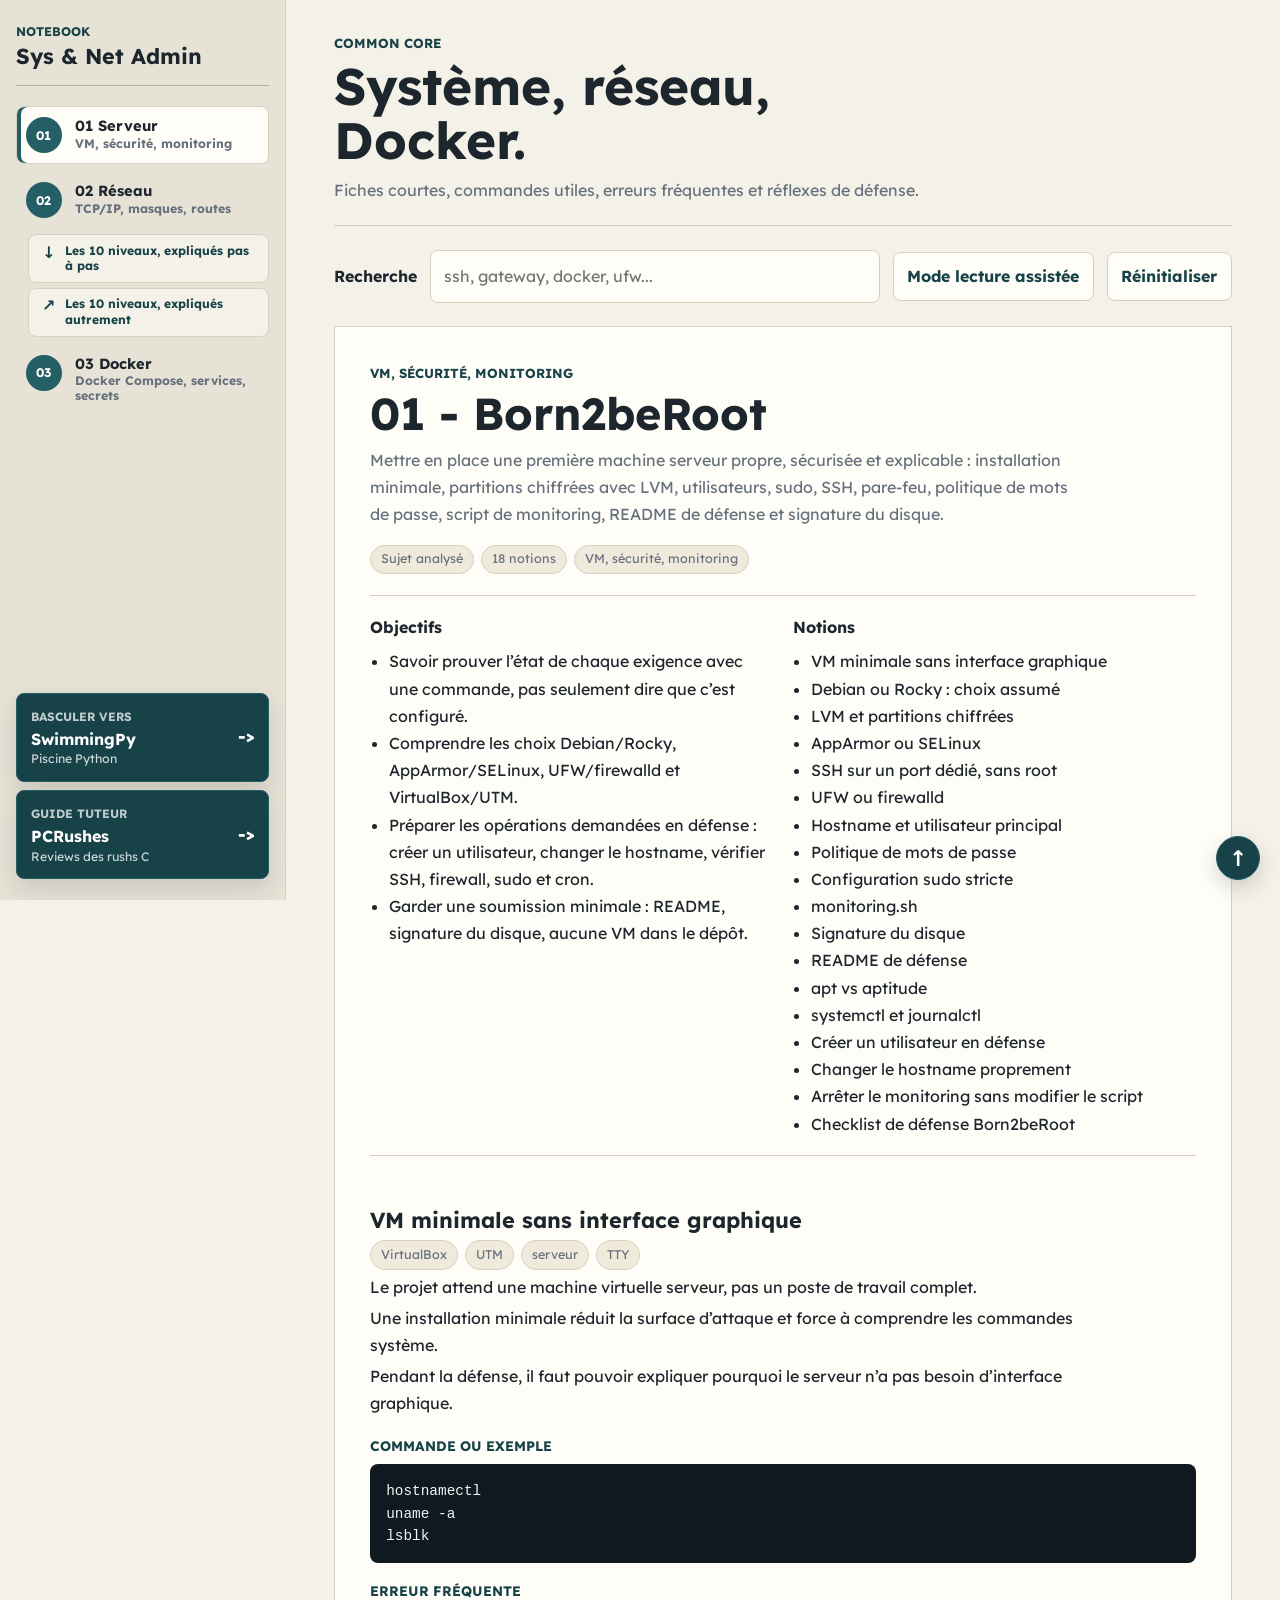
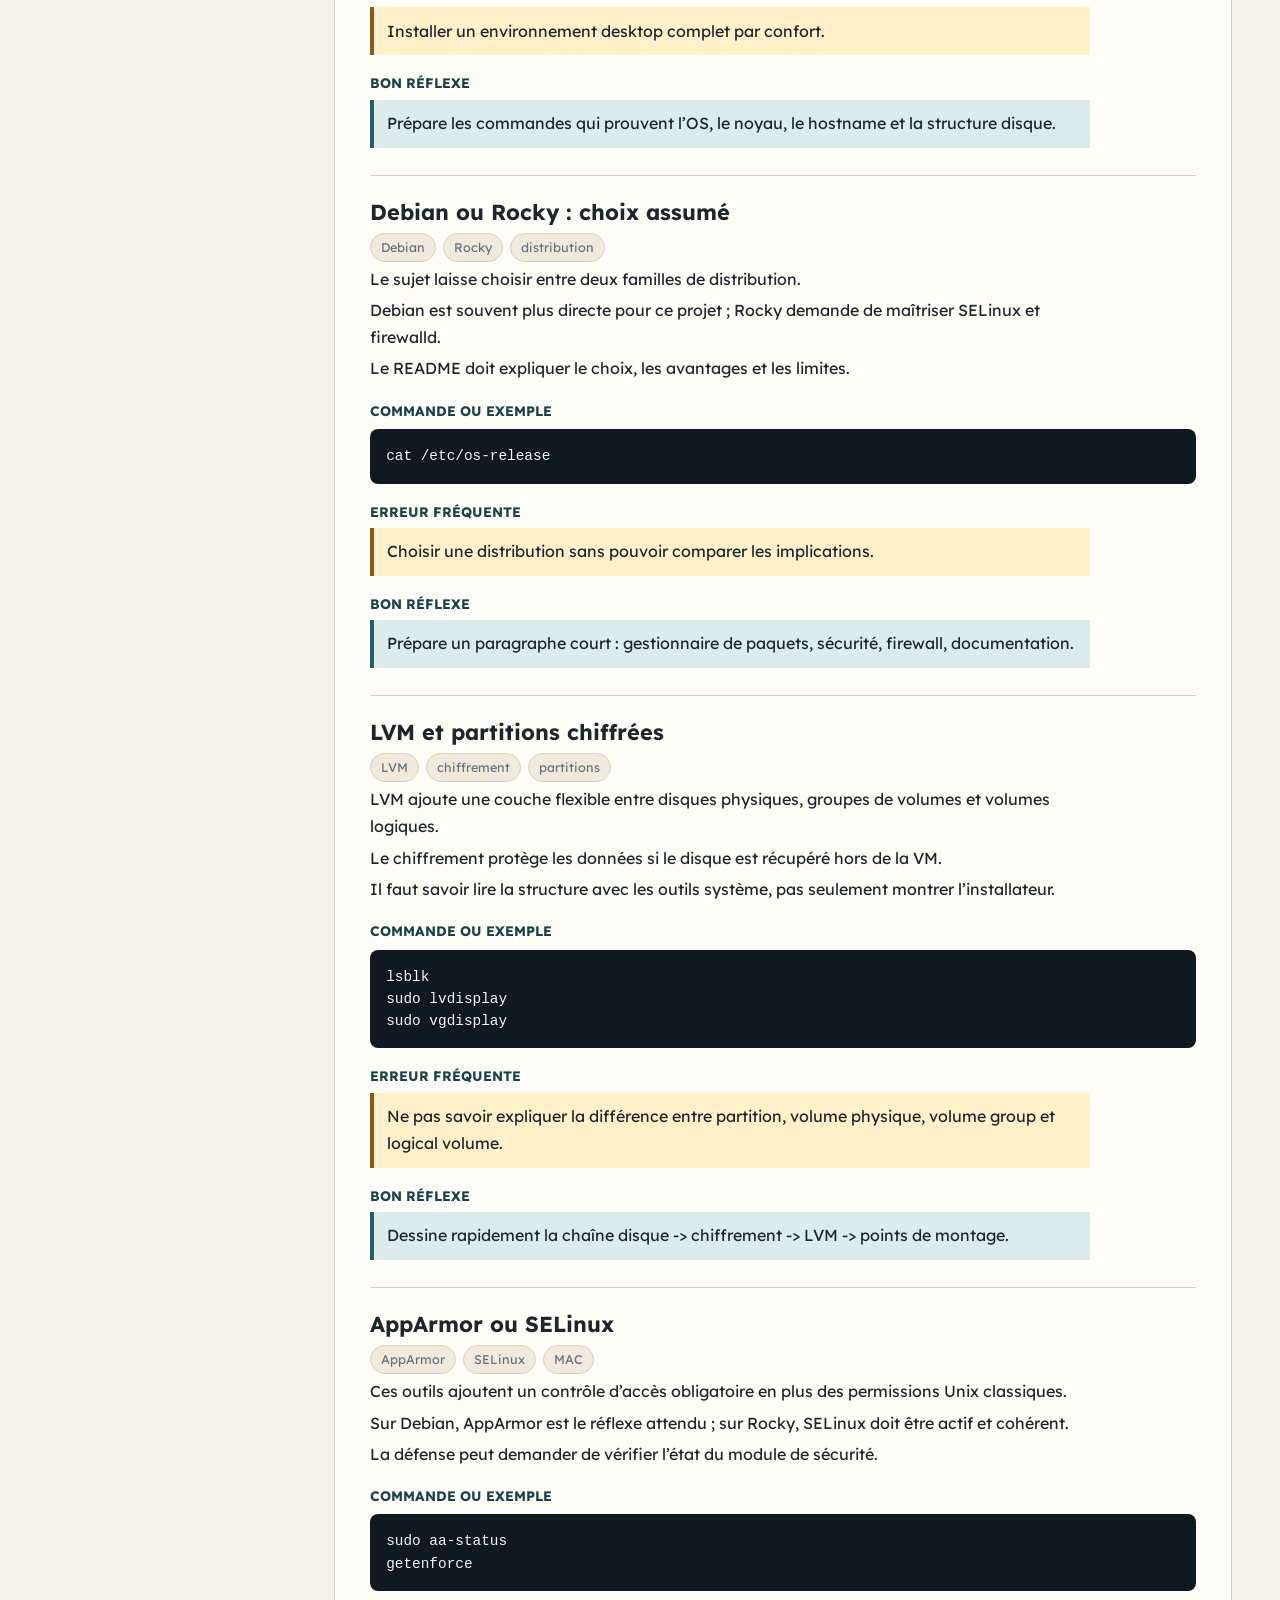
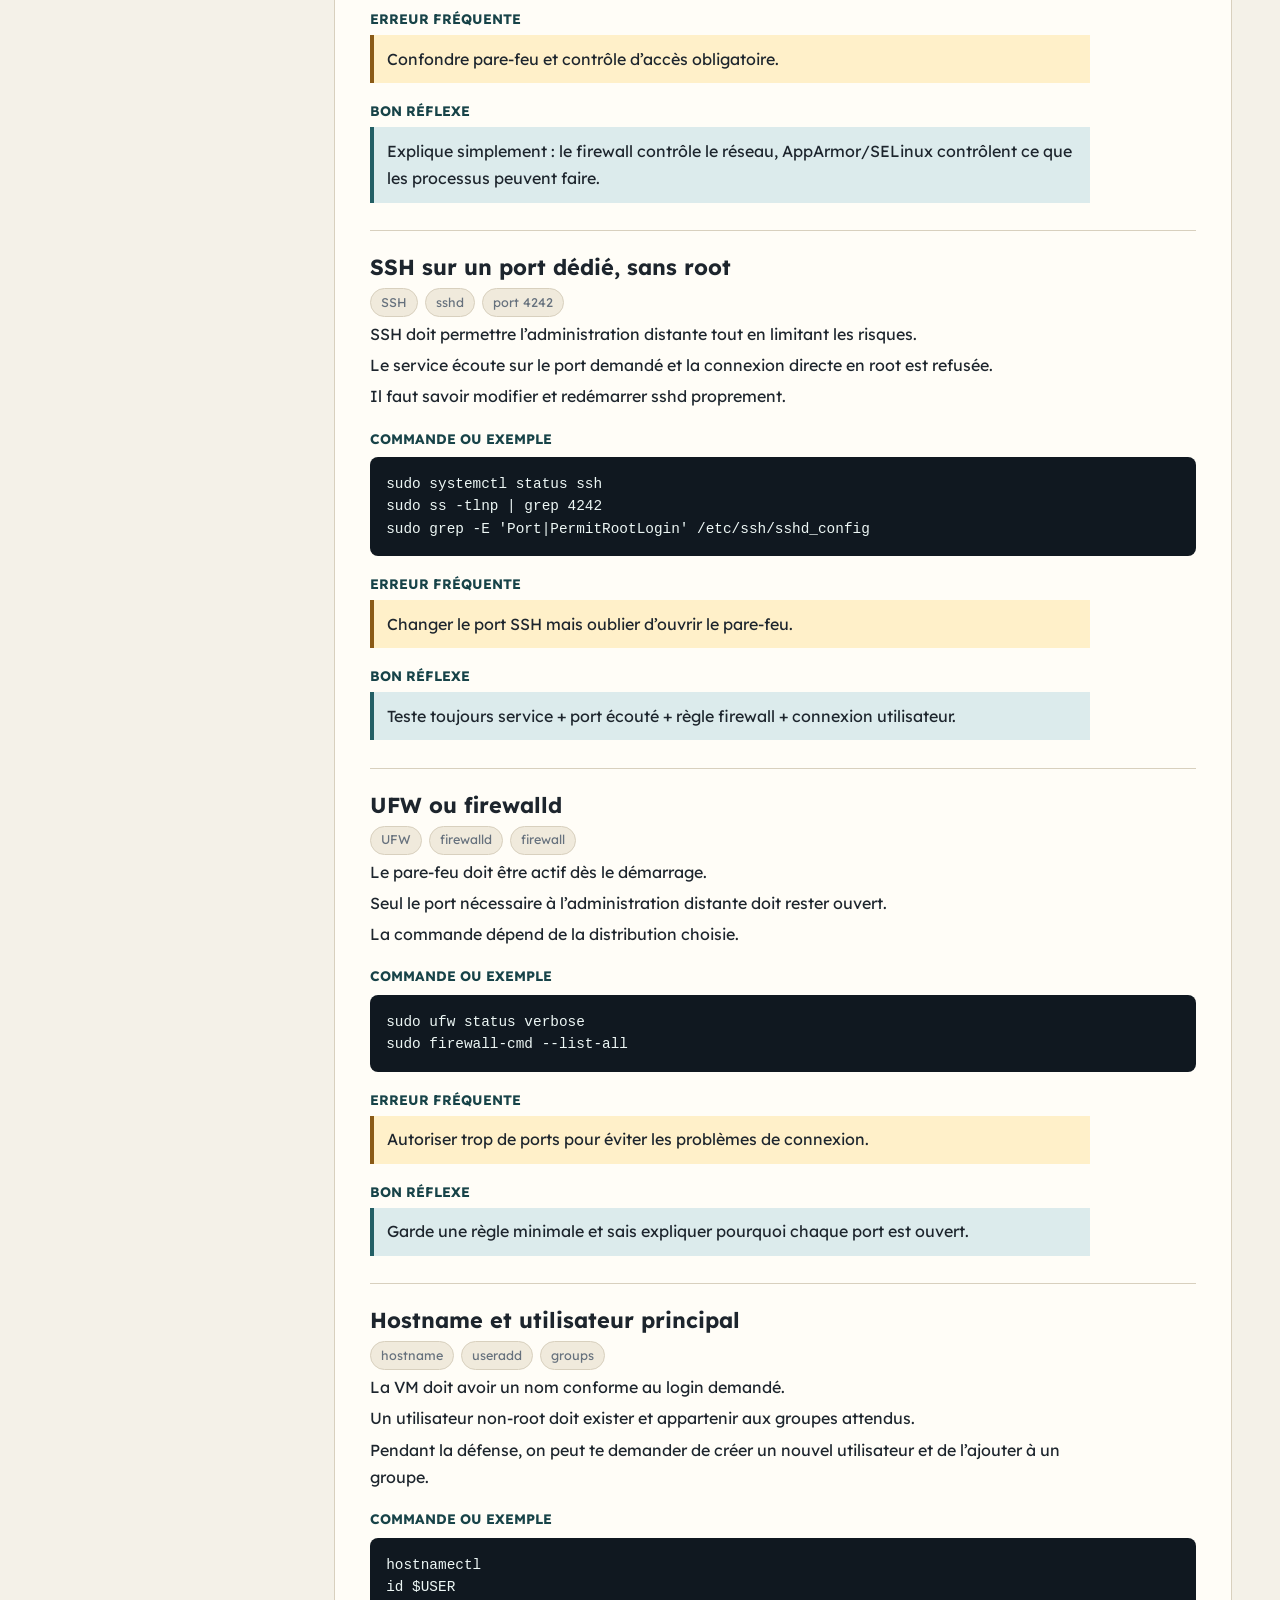
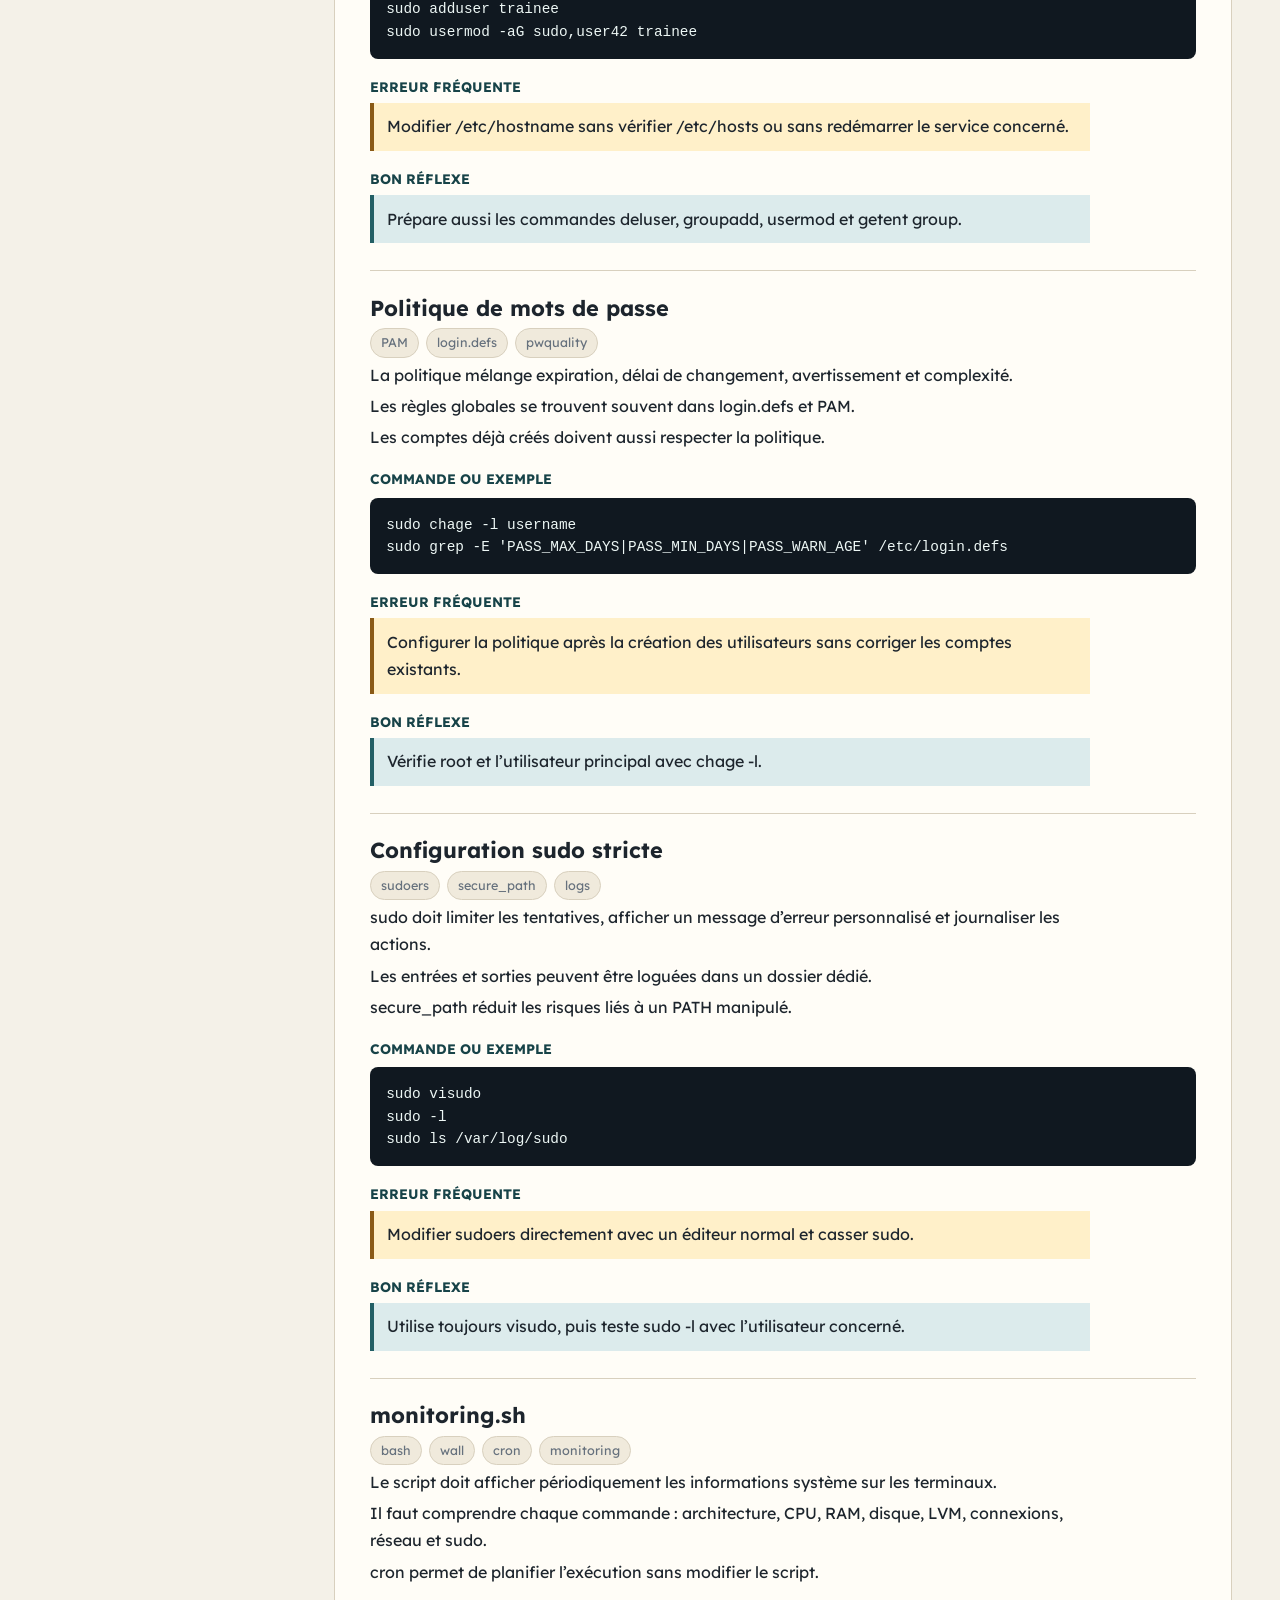
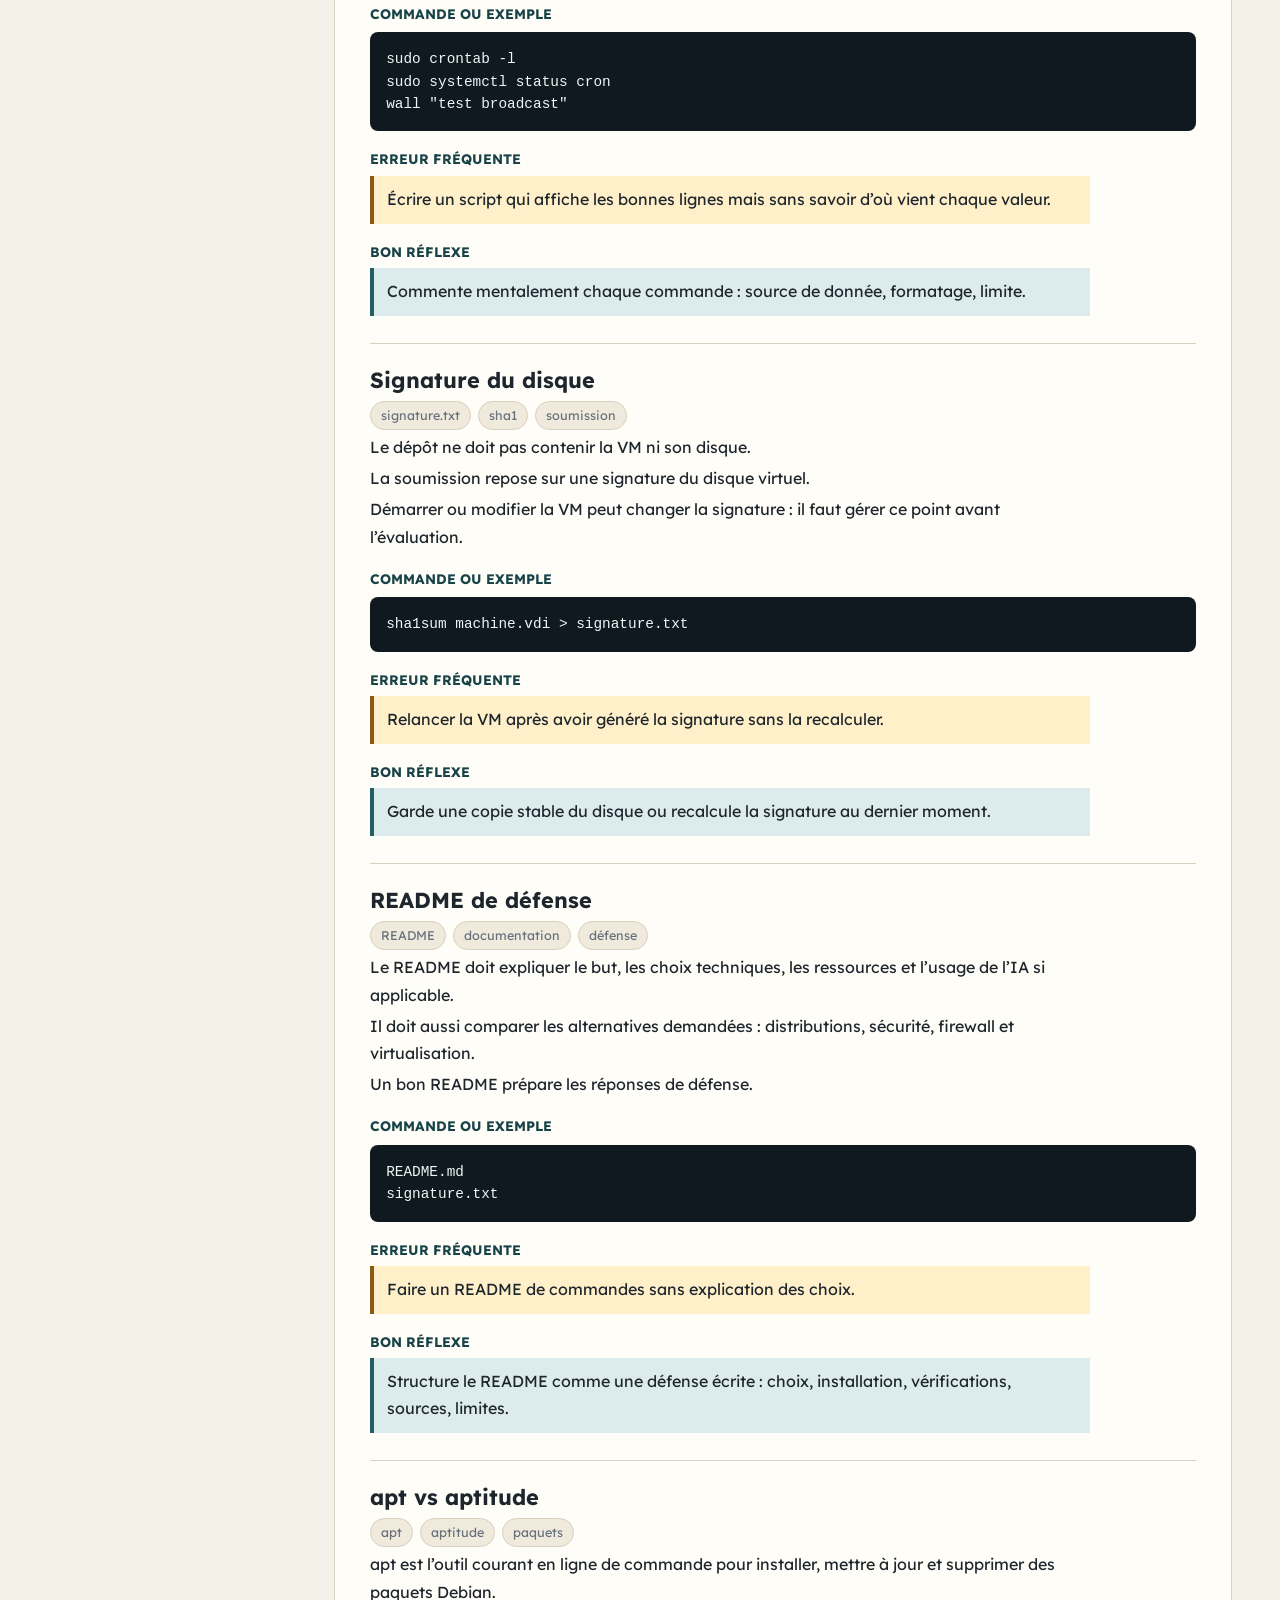
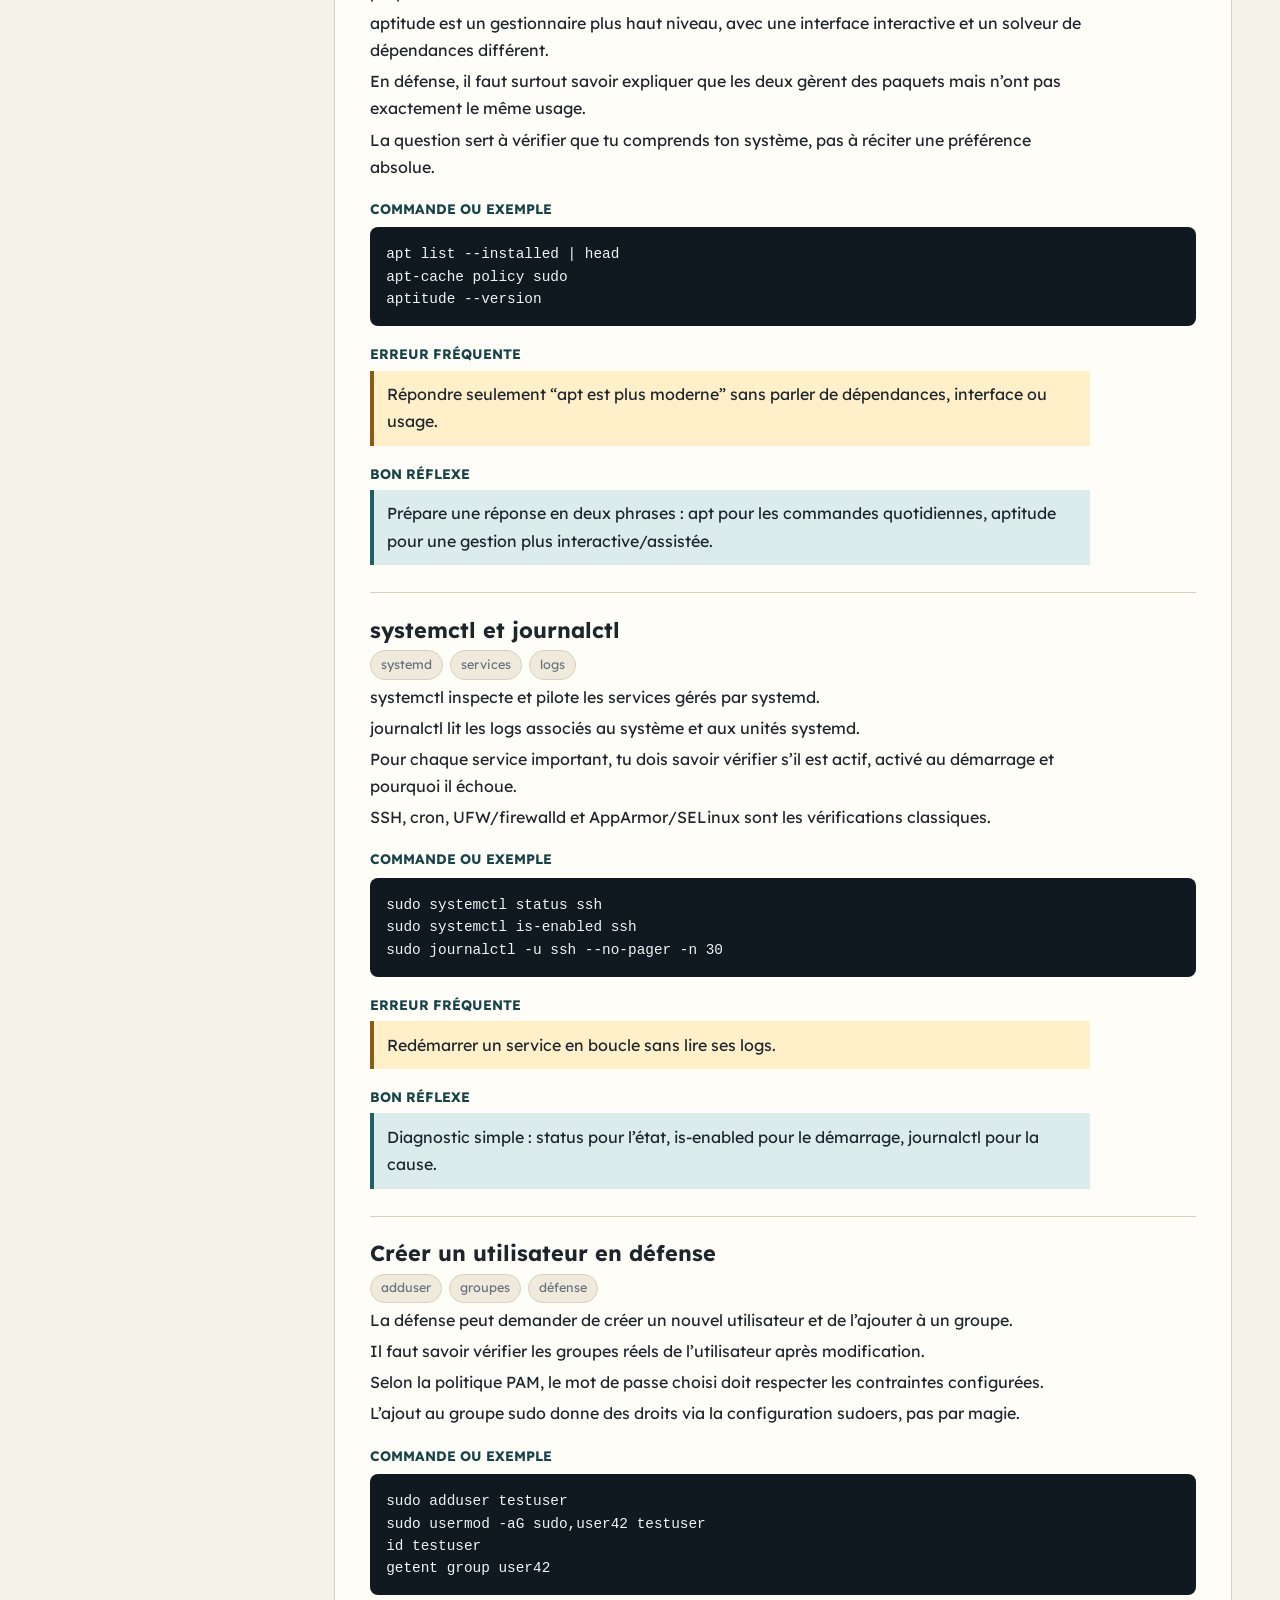
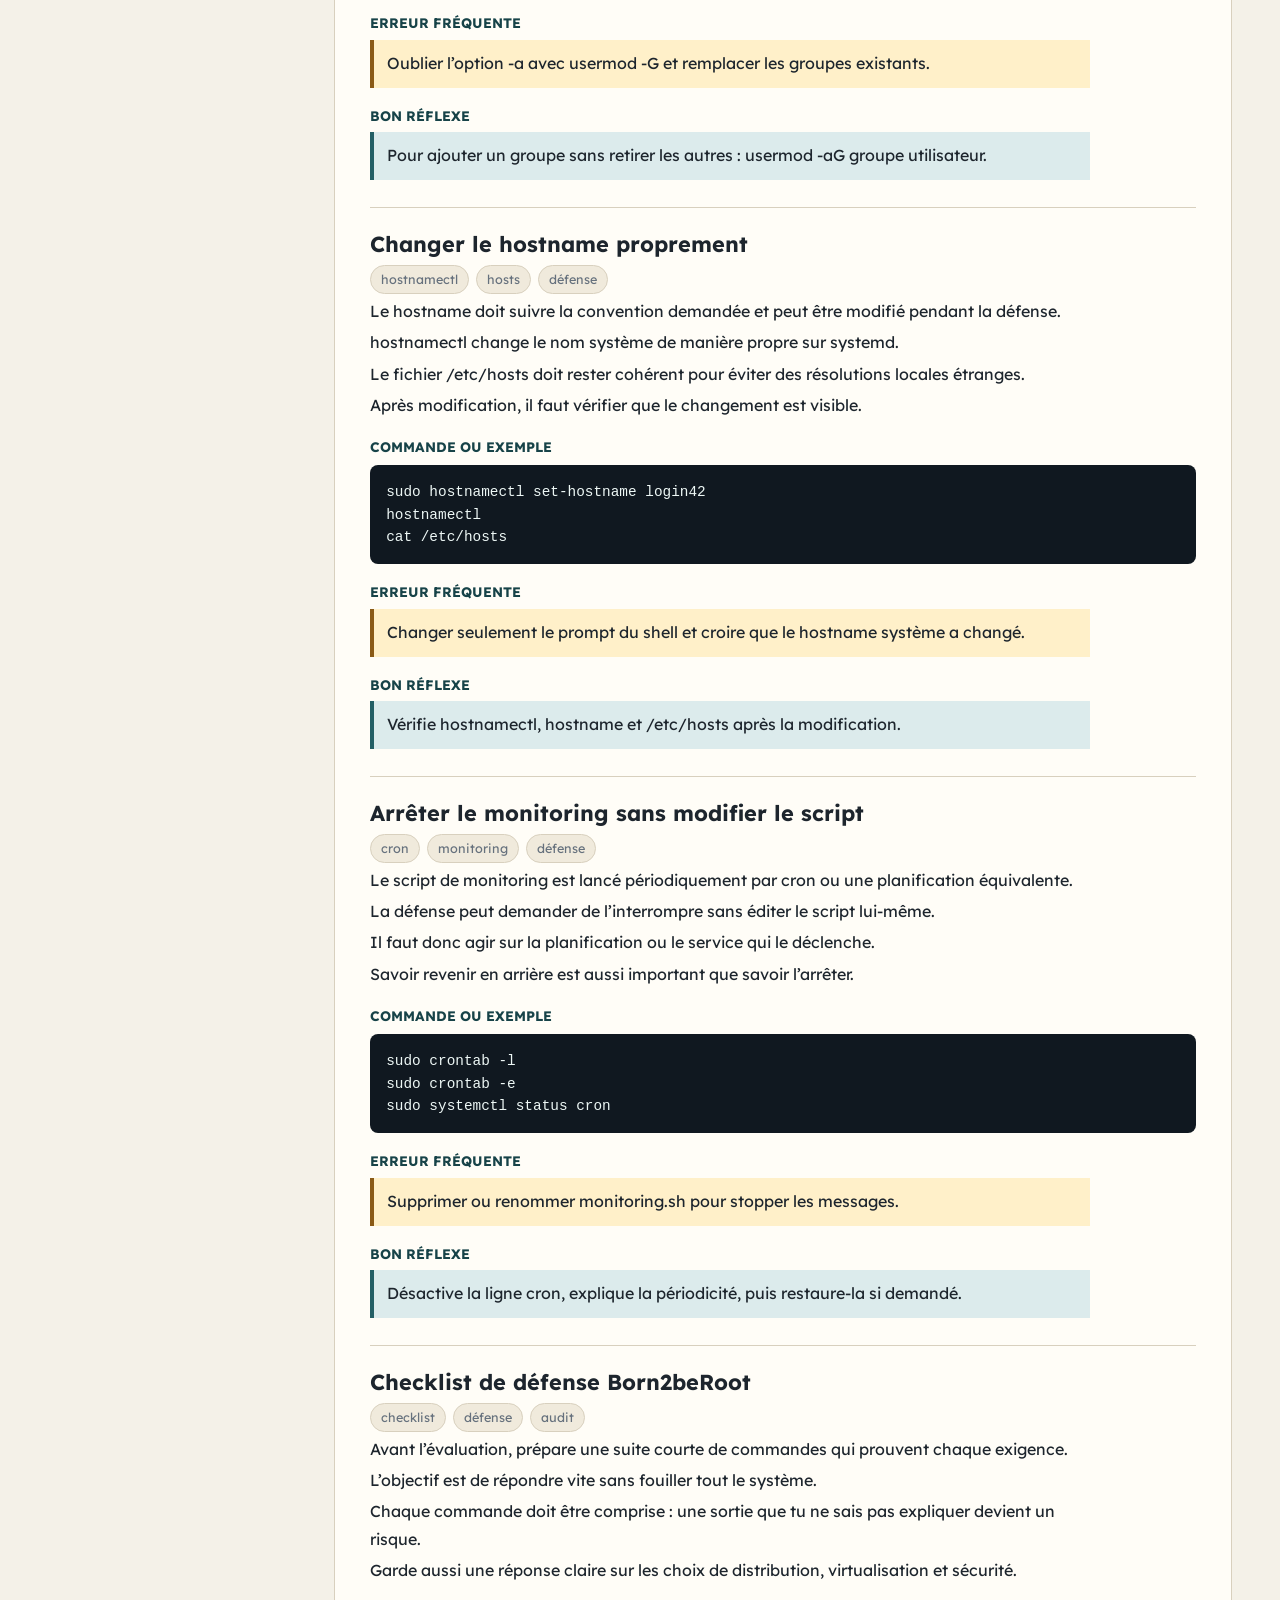
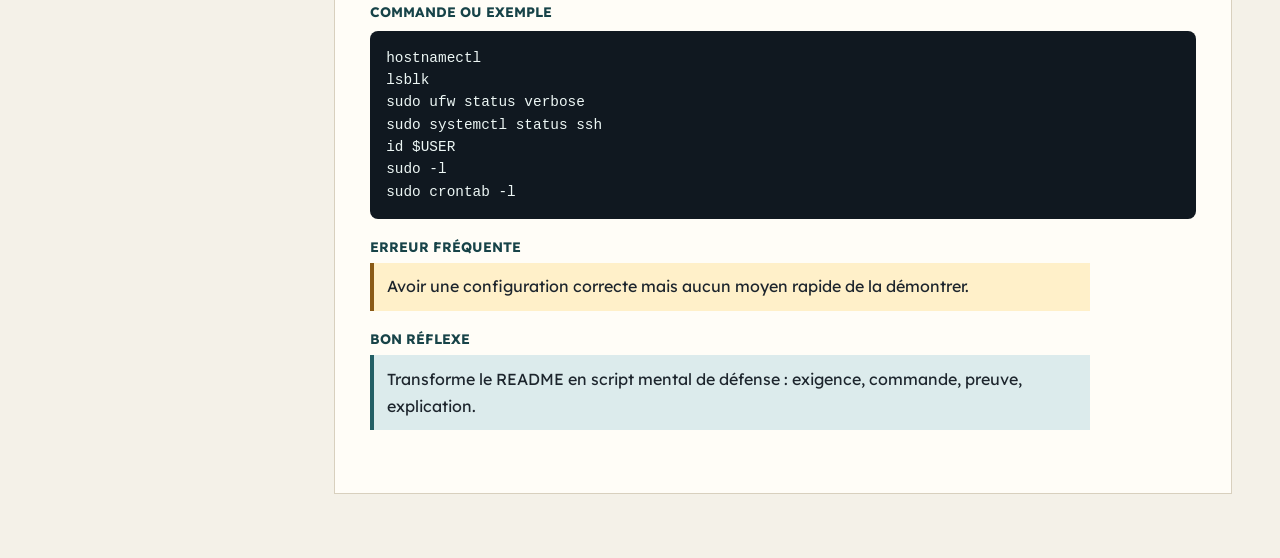
<file: index.html>
<!doctype html>
<html lang="fr">
  <head>
    <meta charset="utf-8">
    <meta name="viewport" content="width=device-width, initial-scale=1">
    <title>Sys & Net Admin - Recap</title>
    <meta
      name="description"
      content="Notebook local de révision pour Born2beRoot, Net_Practice, Inception et l’outil net_practice."
    >
    <link rel="stylesheet" href="styles/main.css">
  </head>
  <body id="top">
    <a class="skip-link" href="#content">Aller au contenu</a>

    <aside class="sidebar" aria-label="Navigation des sujets">
      <div class="brand">
        <p>Notebook</p>
        <h1>Sys & Net Admin</h1>
      </div>
      <nav id="topic-nav" class="topic-nav" aria-label="Sujets"></nav>
      <a class="sidebar-shortcut" href="../SwimmingPy/index.html" aria-label="Ouvrir le notebook SwimmingPy">
        <span class="shortcut-label">Basculer vers</span>
        <strong class="shortcut-name">SwimmingPy</strong>
        <span class="shortcut-hint">Piscine Python</span>
      </a>
      <a class="sidebar-shortcut" href="../PCRushes/index.html" aria-label="Ouvrir le guide PCRushes">
        <span class="shortcut-label">Guide tuteur</span>
        <strong class="shortcut-name">PCRushes</strong>
        <span class="shortcut-hint">Reviews des rushs C</span>
      </a>
    </aside>

    <main id="content" class="content" tabindex="-1">
      <header class="hero">
        <p class="eyebrow">Common Core</p>
        <h2>Système, réseau, Docker.</h2>
        <p data-reading>
          Fiches courtes, commandes utiles, erreurs fréquentes et réflexes de défense.
        </p>
      </header>

      <section class="toolbar" aria-label="Outils de révision">
        <label for="search-input">Recherche</label>
        <input id="search-input" type="search" autocomplete="off" placeholder="ssh, gateway, docker, ufw...">
        <button id="reading-toggle" class="toggle-button" type="button" aria-pressed="false">
          Mode lecture assistée
        </button>
        <button id="clear-search" type="button">Réinitialiser</button>
      </section>

      <section id="results-panel" class="results-panel" hidden>
        <div class="section-title">
          <h2>Résultats</h2>
          <span id="results-count"></span>
        </div>
        <ul id="results-list" class="results-list"></ul>
      </section>

      <section id="topic-panel" class="topic-panel" aria-live="polite"></section>
    </main>

    <a class="back-to-top" href="#top" aria-label="Retour en haut" title="Retour en haut">↑</a>

    <script src="data/topics.js"></script>
    <script src="data/net-practice-basics.js"></script>
    <script src="data/net-practice-concrete.js"></script>
    <script src="data/net-practice-diagram-details.js"></script>
    <script src="data/net-practice-levels.js"></script>
    <script src="data/net-practice-explanations.js"></script>
    <script src="scripts/reading-mode.js"></script>
    <script src="scripts/app.js"></script>
  </body>
</html>
</file>
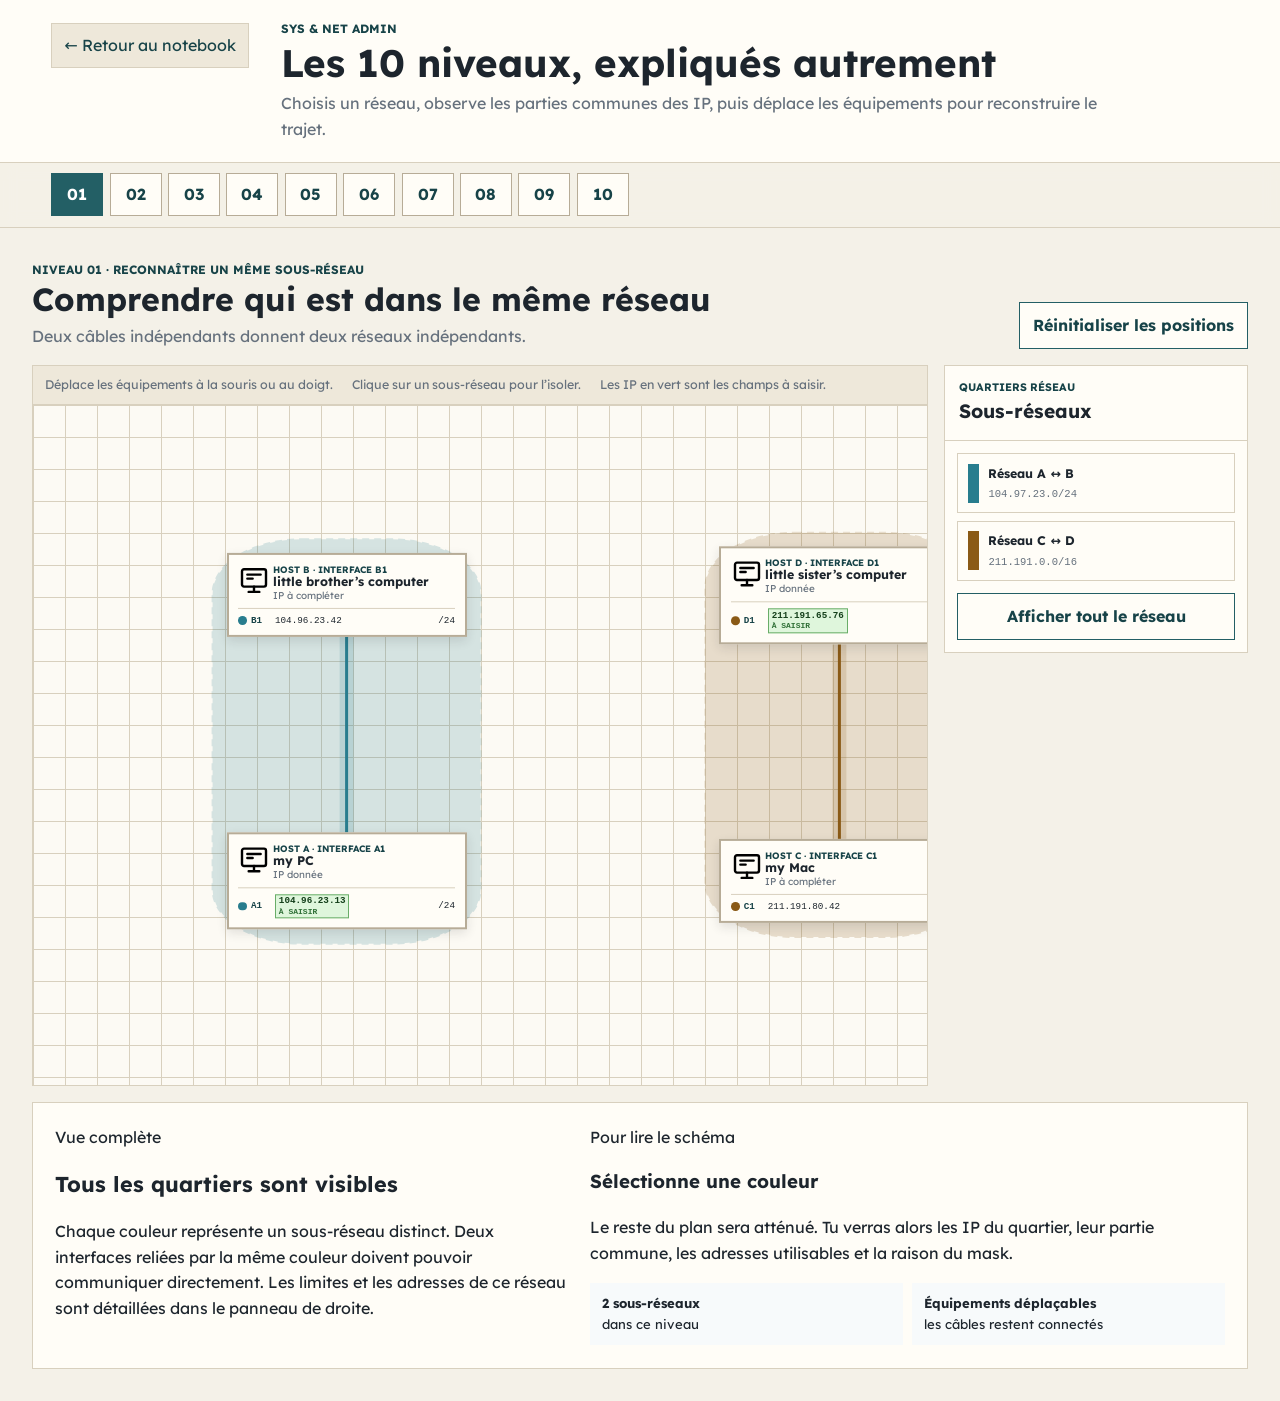
<file: net-practice-visual.html>
<!doctype html>
<html lang="fr">
  <head>
    <meta charset="utf-8">
    <meta name="viewport" content="width=device-width, initial-scale=1">
    <title>NetPractice - Les 10 niveaux expliqués autrement</title>
    <meta
      name="description"
      content="Visualisation interactive des dix niveaux NetPractice : sous-réseaux, interfaces, IP communes et choix des masks."
    >
    <link rel="stylesheet" href="styles/net-practice-visual.css">
  </head>
  <body>
    <a class="skip-link" href="#visual-main">Aller au schéma</a>

    <header class="visual-header">
      <a class="back-link" href="index.html">← Retour au notebook</a>
      <div>
        <p>Sys & Net Admin</p>
        <h1>Les 10 niveaux, expliqués autrement</h1>
        <span>Choisis un réseau, observe les parties communes des IP, puis déplace les équipements pour reconstruire le trajet.</span>
      </div>
    </header>

    <nav class="level-selector" aria-label="Choisir un niveau">
      <div id="level-tabs" role="tablist"></div>
    </nav>

    <main id="visual-main" class="visual-main">
      <section class="level-introduction">
        <div>
          <p id="level-focus"></p>
          <h2 id="level-title"></h2>
          <span id="level-summary"></span>
        </div>
        <button id="reset-layout" type="button">Réinitialiser les positions</button>
      </section>

      <section class="visual-workspace">
        <div class="map-column">
          <div class="map-help">
            <span>Déplace les équipements à la souris ou au doigt.</span>
            <span>Clique sur un sous-réseau pour l’isoler.</span>
            <span>Les IP en vert sont les champs à saisir.</span>
          </div>
          <div id="map-scroll" class="map-scroll">
            <div id="network-map" class="network-map" aria-label="Schéma interactif du niveau"></div>
          </div>
        </div>

        <aside class="subnet-panel" aria-label="Sous-réseaux du niveau">
          <div class="panel-heading">
            <p>Quartiers réseau</p>
            <h2>Sous-réseaux</h2>
          </div>
          <div id="subnet-list" class="subnet-list"></div>
          <button id="show-all-subnets" class="show-all" type="button">Afficher tout le réseau</button>
        </aside>
      </section>

      <section id="subnet-explanation" class="subnet-explanation" aria-live="polite"></section>
    </main>

    <script src="data/net-practice-levels.js"></script>
    <script src="data/net-practice-diagram-details.js"></script>
    <script src="data/net-practice-visual.js"></script>
    <script src="scripts/net-practice-visual.js"></script>
  </body>
</html>
</file>
<file: styles/main.css>
@import url("https://fonts.googleapis.com/css2?family=Lexend:wght@400;500;600;700&display=swap");

:root {
  --bg: #f4f1e8;
  --surface: #fffdf7;
  --surface-muted: #f0eadc;
  --ink: #1d252d;
  --muted: #66717d;
  --line: #d8d0be;
  --line-strong: #b7ac97;
  --accent: #235f65;
  --accent-dark: #174348;
  --accent-soft: #dcebec;
  --warning: #8a5a16;
  --warning-bg: #fff0c9;
  --code-bg: #101820;
  --code-ink: #edf7f5;
  --focus: #1d70b8;
  --sidebar-width: 286px;
  --content-width: 980px;
  --radius: 8px;
}

* {
  box-sizing: border-box;
}

html {
  scroll-behavior: smooth;
  overflow-x: hidden;
}

body {
  min-height: 100vh;
  margin: 0;
  overflow-x: hidden;
  background: var(--bg);
  color: var(--ink);
  font-family: "Lexend", system-ui, sans-serif;
  line-height: 1.7;
}

button,
input {
  font: inherit;
}

button {
  cursor: pointer;
}

button:focus-visible,
input:focus-visible,
main:focus-visible,
a:focus-visible {
  outline: 3px solid var(--focus);
  outline-offset: 3px;
}

.skip-link {
  position: fixed;
  left: 1rem;
  top: 1rem;
  z-index: 20;
  transform: translateY(-140%);
  border-radius: var(--radius);
  background: var(--ink);
  color: white;
  padding: 0.55rem 0.8rem;
}

.skip-link:focus {
  transform: translateY(0);
}

.sidebar {
  position: fixed;
  inset: 0 auto 0 0;
  display: flex;
  flex-direction: column;
  width: var(--sidebar-width);
  overflow-y: auto;
  border-right: 1px solid var(--line);
  background: #e7e2d6;
  padding: 1.3rem 1rem;
}

.brand {
  margin-bottom: 1.25rem;
  border-bottom: 1px solid var(--line-strong);
  padding-bottom: 1rem;
}

.brand p {
  margin: 0 0 0.15rem;
  color: var(--accent-dark);
  font-size: 0.78rem;
  font-weight: 700;
  text-transform: uppercase;
}

.brand h1 {
  margin: 0;
  font-size: 1.35rem;
  line-height: 1.15;
  letter-spacing: 0;
}

.topic-nav {
  display: grid;
  gap: 0.45rem;
}

.nav-group {
  min-width: 0;
}

.topic-nav button {
  display: grid;
  grid-template-columns: 2.4rem 1fr;
  gap: 0.7rem;
  width: 100%;
  border: 1px solid transparent;
  border-radius: var(--radius);
  background: transparent;
  color: var(--ink);
  padding: 0.62rem 0.55rem;
  text-align: left;
}

.topic-nav .nav-subsection {
  display: grid;
  grid-template-columns: 1.35rem 1fr;
  gap: 0.35rem;
  width: calc(100% - 0.75rem);
  margin: 0.3rem 0 0 0.75rem;
  border-color: var(--line);
  background: rgb(255 253 247 / 0.55);
  color: var(--accent-dark);
  padding: 0.48rem 0.55rem;
}

.topic-nav .nav-subsection:hover {
  border-color: var(--accent);
  background: var(--surface);
}

.nav-subsection > span {
  font-size: 1rem;
  font-weight: 800;
  line-height: 1.2;
  text-align: center;
}

.nav-subsection strong {
  font-size: 0.76rem;
  line-height: 1.3;
}

.topic-nav button:hover,
.topic-nav button[aria-current="page"] {
  border-color: var(--line);
  background: var(--surface);
}

.topic-nav button[aria-current="page"] {
  box-shadow: inset 4px 0 0 var(--accent);
}

.nav-number {
  display: grid;
  place-items: center;
  width: 2.25rem;
  height: 2.25rem;
  border-radius: 50%;
  background: var(--accent);
  color: white;
  font-size: 0.78rem;
  font-weight: 700;
}

.nav-copy strong,
.nav-copy span {
  display: block;
}

.nav-copy strong {
  font-size: 0.92rem;
  line-height: 1.25;
}

.nav-copy span {
  color: var(--muted);
  font-size: 0.77rem;
  line-height: 1.25;
}

.sidebar-shortcut {
  position: relative;
  display: block;
  margin-top: auto;
  border: 1px solid var(--accent);
  border-radius: var(--radius);
  background: var(--accent-dark);
  color: white;
  padding: 0.8rem 2.35rem 0.85rem 0.9rem;
  text-decoration: none;
  box-shadow: 0 10px 24px rgb(29 37 45 / 0.14);
}

.sidebar-shortcut:hover {
  background: var(--accent);
}

.sidebar-shortcut + .sidebar-shortcut {
  margin-top: 0.55rem;
}

.sidebar-shortcut::after {
  content: "->";
  position: absolute;
  right: 0.9rem;
  top: 50%;
  color: white;
  font-weight: 800;
  transform: translateY(-50%);
}

.shortcut-label,
.shortcut-name,
.shortcut-hint {
  display: block;
}

.shortcut-label {
  color: rgb(255 255 255 / 0.72);
  font-size: 0.75rem;
  font-weight: 700;
  text-transform: uppercase;
}

.shortcut-name {
  margin-top: 0.1rem;
  font-size: 1rem;
  line-height: 1.25;
}

.shortcut-hint {
  margin-top: 0.15rem;
  color: rgb(255 255 255 / 0.78);
  font-size: 0.77rem;
  line-height: 1.3;
}

.content {
  margin-left: var(--sidebar-width);
  padding: 2rem clamp(1rem, 4vw, 3rem) 4rem;
}

.hero,
.toolbar,
.results-panel,
.topic-panel {
  max-width: var(--content-width);
  margin-left: auto;
  margin-right: auto;
}

.hero {
  margin-bottom: 1.5rem;
  border-bottom: 1px solid var(--line);
  padding-bottom: 1.3rem;
}

.eyebrow {
  margin: 0 0 0.35rem;
  color: var(--accent-dark);
  font-size: 0.82rem;
  font-weight: 700;
  text-transform: uppercase;
}

.hero h2 {
  max-width: 15ch;
  margin: 0 0 0.6rem;
  font-size: clamp(2rem, 4vw, 3.5rem);
  line-height: 1.05;
  letter-spacing: 0;
}

.hero p:last-child {
  max-width: 68ch;
  margin: 0;
  color: var(--muted);
}

.toolbar {
  display: grid;
  grid-template-columns: auto minmax(12rem, 1fr) auto auto;
  gap: 0.8rem;
  align-items: center;
  margin-bottom: 1.4rem;
}

.toolbar label {
  font-weight: 700;
}

input[type="search"] {
  width: 100%;
  border: 1px solid var(--line);
  border-radius: var(--radius);
  background: var(--surface);
  color: var(--ink);
  padding: 0.75rem 0.85rem;
}

button {
  border: 1px solid var(--line);
  border-radius: var(--radius);
  background: var(--surface);
  color: var(--accent-dark);
  padding: 0.62rem 0.85rem;
  font-weight: 700;
}

button:hover {
  border-color: var(--accent);
}

.toggle-button[aria-pressed="true"] {
  border-color: var(--accent);
  background: var(--accent);
  color: white;
}

.topic-card {
  border: 1px solid var(--line);
  background: var(--surface);
  padding: clamp(1.15rem, 3vw, 2.2rem);
}

.topic-kicker {
  margin: 0 0 0.25rem;
  color: var(--accent-dark);
  font-size: 0.82rem;
  font-weight: 700;
  text-transform: uppercase;
}

.topic-card h2 {
  margin: 0 0 0.55rem;
  font-size: clamp(1.8rem, 4vw, 2.8rem);
  line-height: 1.12;
}

.summary {
  max-width: 72ch;
  margin: 0 0 1rem;
  color: var(--muted);
}

.meta-list,
.tag-list {
  display: flex;
  flex-wrap: wrap;
  gap: 0.45rem;
  margin: 0;
  padding: 0;
  list-style: none;
}

.meta-list {
  margin-bottom: 1.35rem;
}

.meta-list li,
.tag-list li {
  border: 1px solid var(--line);
  border-radius: 999px;
  background: var(--surface-muted);
  color: var(--muted);
  padding: 0.18rem 0.62rem;
  font-size: 0.79rem;
}

.preamble {
  margin: 0 0 1.7rem;
  border-top: 1px solid var(--line);
  border-bottom: 1px solid var(--line);
  padding: 1.25rem 0 1.4rem;
}

.preamble-kicker {
  margin: 0 0 0.25rem;
  color: var(--accent-dark);
  font-size: 0.78rem;
  font-weight: 700;
  text-transform: uppercase;
}

.preamble h3 {
  margin: 0 0 0.7rem;
  font-size: 1.45rem;
  line-height: 1.2;
}

.preamble > p {
  max-width: 78ch;
}

.preamble-section {
  margin-top: 1.35rem;
  padding-left: 1rem;
  border-left: 4px solid var(--accent);
}

.preamble-section h4 {
  margin: 0 0 0.35rem;
  color: var(--accent-dark);
  font-size: 1rem;
}

.preamble-section p {
  max-width: 78ch;
  margin: 0.25rem 0;
}

.overview {
  display: grid;
  grid-template-columns: repeat(2, minmax(0, 1fr));
  gap: 1.2rem;
  margin: 0 0 1.7rem;
  border-top: 1px solid var(--line);
  border-bottom: 1px solid var(--line);
  padding: 1.1rem 0;
}

.overview h3 {
  margin: 0 0 0.45rem;
  font-size: 1rem;
}

.overview ul {
  margin: 0;
  padding-left: 1.15rem;
}

.concept {
  border-top: 1px solid var(--line);
  padding: 1.45rem 0;
}

.concept:first-of-type {
  border-top: 0;
}

.concept:target {
  outline: 3px solid var(--focus);
  outline-offset: 0.45rem;
}

.concept-heading {
  display: flex;
  align-items: baseline;
  justify-content: space-between;
  gap: 1rem;
  margin-bottom: 0.45rem;
}

.concept-heading h3 {
  margin: 0;
  font-size: 1.36rem;
  line-height: 1.22;
}

.concept p {
  max-width: 72ch;
  margin: 0.25rem 0;
}

.concept h4 {
  margin: 1rem 0 0.3rem;
  color: var(--accent-dark);
  font-size: 0.86rem;
  text-transform: uppercase;
}

pre {
  max-width: 100%;
  overflow-x: auto;
  margin: 0.45rem 0 0.85rem;
  border-radius: var(--radius);
  background: var(--code-bg);
  color: var(--code-ink);
  padding: 1rem;
  line-height: 1.55;
}

code {
  font-family: "SFMono-Regular", Consolas, "Liberation Mono", monospace;
  font-size: 0.9rem;
}

.mistake,
.tip {
  border-left: 4px solid var(--warning);
  background: var(--warning-bg);
  padding: 0.65rem 0.8rem;
}

.tip {
  border-left-color: var(--accent);
  background: var(--accent-soft);
}

.section-title {
  display: flex;
  align-items: baseline;
  justify-content: space-between;
  gap: 1rem;
}

.section-title h2 {
  margin: 0 0 0.7rem;
}

.section-title span {
  color: var(--muted);
  font-size: 0.9rem;
}

.results-list {
  display: grid;
  gap: 0.65rem;
  margin: 0 0 1.4rem;
  padding: 0;
  list-style: none;
}

.result-button {
  width: 100%;
  text-align: left;
}

.result-button strong,
.result-button span {
  display: block;
}

.result-button span {
  color: var(--muted);
  font-size: 0.88rem;
}

.empty-state {
  border: 1px dashed var(--line);
  border-radius: var(--radius);
  background: var(--surface);
  padding: 1rem;
  color: var(--muted);
}

.back-to-top {
  position: fixed;
  right: 1.25rem;
  bottom: 1.25rem;
  z-index: 20;
  display: grid;
  place-items: center;
  width: 2.75rem;
  height: 2.75rem;
  border: 1px solid var(--accent);
  border-radius: 50%;
  background: var(--accent-dark);
  color: white;
  box-shadow: 0 8px 20px rgb(29 37 45 / 0.18);
  font-size: 1.35rem;
  font-weight: 700;
  line-height: 1;
  text-decoration: none;
}

.back-to-top:hover {
  background: var(--accent);
}

.assist-word strong {
  font-weight: 800;
}

.net-practice-basics {
  margin: 1.5rem 0 2rem;
  border-top: 4px solid var(--accent);
  border-bottom: 1px solid var(--line);
  background: #f7fbfa;
  padding: clamp(1rem, 3vw, 1.7rem);
}

.net-practice-basics > header {
  max-width: 78ch;
  margin-bottom: 1.3rem;
}

.net-practice-basics > header h3 {
  margin: 0 0 0.55rem;
  font-size: 1.55rem;
}

.net-practice-basics > header p:last-child {
  margin: 0;
}

.basics-lesson {
  border-top: 1px solid var(--line);
  padding: 1.2rem 0;
}

.basics-lesson-title {
  display: grid;
  grid-template-columns: 2rem 1fr;
  gap: 0.65rem;
  align-items: center;
  margin-bottom: 0.75rem;
}

.basics-lesson-title > span {
  display: grid;
  place-items: center;
  width: 2rem;
  height: 2rem;
  background: var(--accent);
  color: white;
  font-weight: 800;
}

.basics-lesson-title h4,
.mask-reference h4,
.basics-faq h4 {
  margin: 0;
  font-size: 1.08rem;
}

.pedagogy-pair {
  display: grid;
  grid-template-columns: repeat(2, minmax(0, 1fr));
  gap: 0.8rem;
}

.pedagogy-block {
  border-left: 4px solid #39708d;
  background: var(--surface);
  padding: 0.8rem 0.9rem;
}

.pedagogy-block.technical-block {
  border-left-color: #6c5a9b;
}

.pedagogy-block strong,
.concrete-example > strong {
  color: var(--accent-dark);
  font-size: 0.78rem;
  text-transform: uppercase;
}

.pedagogy-block p {
  margin: 0.3rem 0 0;
}

.concrete-example {
  margin-top: 0.8rem;
}

.concrete-example pre {
  margin-top: 0.35rem;
}

.remember-block {
  margin: 0.8rem 0 0;
  border-left: 4px solid var(--accent);
  background: #eaf6f2;
  padding: 0.75rem 0.9rem;
}

.mask-reference,
.basics-faq {
  margin-top: 1.2rem;
  border-top: 1px solid var(--line);
  padding-top: 1.2rem;
}

.table-scroll {
  overflow-x: auto;
}

.mask-reference table {
  width: 100%;
  min-width: 40rem;
  border-collapse: collapse;
  background: var(--surface);
}

.mask-reference th,
.mask-reference td {
  border: 1px solid var(--line);
  padding: 0.55rem 0.65rem;
  text-align: left;
}

.mask-reference th {
  background: var(--surface-muted);
}

.basics-question {
  margin-top: 0.55rem;
  border-left: 4px solid var(--line-strong);
  background: var(--surface);
  padding: 0.65rem 0.8rem;
}

.basics-question summary {
  cursor: pointer;
  font-weight: 700;
}

.basics-question p {
  margin: 0.55rem 0 0;
}

.net-practice-page {
  padding-top: 0;
}

.net-practice-course {
  margin: 0 -0.5rem;
}

.net-practice-intro {
  margin: 0 -0.7rem;
  border-top: 5px solid var(--accent);
  border-bottom: 1px solid var(--line);
  background: #f4faf8;
  padding: clamp(1.2rem, 3vw, 2rem);
}

.net-practice-intro h2 {
  max-width: none;
  margin-bottom: 0.7rem;
}

.net-practice-intro > p:not(.topic-kicker) {
  max-width: 72ch;
}

.course-key {
  margin: 1rem 0 0;
  border-left: 5px solid var(--accent);
  background: var(--surface);
  padding: 0.8rem 1rem;
  color: var(--accent-dark);
  font-size: 1.08rem;
  font-weight: 700;
}

.course-section {
  border-bottom: 1px solid var(--line);
  padding: clamp(1.4rem, 3vw, 2rem) 0;
}

.course-heading {
  display: grid;
  grid-template-columns: 2.7rem 1fr;
  gap: 0.8rem;
  align-items: center;
  margin-bottom: 1rem;
}

.course-heading > span {
  display: grid;
  place-items: center;
  width: 2.6rem;
  height: 2.6rem;
  background: var(--accent);
  color: white;
  font-size: 0.82rem;
  font-weight: 800;
}

.course-heading p,
.course-heading h3 {
  margin: 0;
}

.course-heading p {
  color: var(--accent-dark);
  font-size: 0.75rem;
  font-weight: 700;
  text-transform: uppercase;
}

.course-heading h3 {
  font-size: 1.45rem;
  line-height: 1.2;
}

.core-ideas {
  display: grid;
  grid-template-columns: repeat(5, minmax(0, 1fr));
  gap: 0.65rem;
}

.core-idea {
  min-width: 0;
  border: 1px solid var(--line);
  border-top: 4px solid var(--accent);
  background: var(--surface-muted);
  padding: 0.8rem;
}

.core-idea > span {
  display: grid;
  place-items: center;
  width: 1.8rem;
  height: 1.8rem;
  margin-bottom: 0.55rem;
  background: var(--accent);
  color: white;
  font-size: 0.75rem;
  font-weight: 800;
}

.core-idea h4 {
  margin: 0 0 0.35rem;
  font-size: 1rem;
}

.core-idea > div > strong {
  display: block;
  color: var(--accent-dark);
  font-size: 0.82rem;
  line-height: 1.35;
}

.core-idea p {
  margin: 0.5rem 0 0;
  color: var(--muted);
  font-size: 0.82rem;
  line-height: 1.5;
}

.reference-cards {
  display: grid;
  grid-template-columns: repeat(3, minmax(0, 1fr));
  gap: 0.75rem;
  margin-top: 1rem;
}

.reference-card {
  border-left: 4px solid #39708d;
  background: var(--surface);
  padding: 0.8rem 0.9rem;
}

.reference-card h4 {
  margin: 0 0 0.35rem;
  color: var(--accent-dark);
  font-size: 0.9rem;
}

.reference-card p {
  margin: 0;
  color: var(--muted);
  font-size: 0.84rem;
  line-height: 1.55;
}

.mental-model-layout {
  display: grid;
  grid-template-columns: minmax(13rem, 0.75fr) minmax(0, 1.4fr);
  gap: 1rem;
  align-items: stretch;
}

.mental-model-layout pre {
  display: grid;
  place-items: center;
  min-height: 15rem;
  margin: 0;
  font-size: 1rem;
  text-align: center;
}

.mental-model-layout ol {
  display: grid;
  align-content: center;
  gap: 0.65rem;
  margin: 0;
  border-left: 4px solid #39708d;
  background: #f7fafb;
  padding: 1rem 1rem 1rem 2.4rem;
}

.route-expression {
  max-width: 34rem;
  font-size: 1.05rem;
  text-align: center;
}

.route-parts {
  display: grid;
  grid-template-columns: repeat(2, minmax(0, 1fr));
  gap: 0.8rem;
  margin: 0.8rem 0;
}

.route-parts p {
  margin: 0;
  border-left: 4px solid #39708d;
  background: #f7fafb;
  padding: 0.8rem;
}

.route-example,
.mask-tip {
  margin-top: 0.8rem;
  border-left: 4px solid var(--accent);
  background: #eef8f5;
  padding: 0.85rem 1rem;
}

.route-example pre,
.mask-tip pre {
  margin-top: 0.4rem;
}

.route-example p,
.mask-tip p {
  margin: 0.45rem 0 0;
}

.mask-course table {
  width: 100%;
  min-width: 34rem;
  border-collapse: collapse;
  background: var(--surface);
}

.mask-course th,
.mask-course td {
  border: 1px solid var(--line);
  padding: 0.55rem 0.7rem;
  text-align: left;
}

.mask-course th {
  background: var(--surface-muted);
}

.given-values {
  display: grid;
  grid-template-columns: repeat(2, minmax(0, 1fr));
  gap: 0.8rem;
}

.given-values p {
  display: grid;
  gap: 0.2rem;
  margin: 0;
  border-left: 4px solid var(--accent);
  background: var(--surface-muted);
  padding: 0.8rem;
}

.given-values > p > strong {
  color: var(--accent-dark);
  font-size: 0.75rem;
  text-transform: uppercase;
}

.given-values span {
  font-family: "SFMono-Regular", Consolas, "Liberation Mono", monospace;
  font-weight: 700;
}

.guided-steps {
  display: grid;
  gap: 0.5rem;
  margin: 1rem 0;
  padding-left: 1.5rem;
}

.guided-steps li {
  padding-left: 0.35rem;
}

.method-steps {
  display: grid;
  grid-template-columns: repeat(3, minmax(0, 1fr));
  gap: 0.75rem;
  margin: 0;
  padding: 0;
  list-style: none;
}

.method-steps li {
  display: grid;
  grid-template-columns: 2rem 1fr;
  gap: 0.65rem;
  border-top: 3px solid var(--accent);
  background: var(--surface-muted);
  padding: 0.85rem;
}

.method-steps li > span {
  display: grid;
  place-items: center;
  width: 1.9rem;
  height: 1.9rem;
  background: var(--accent);
  color: white;
  font-size: 0.78rem;
  font-weight: 800;
}

.method-steps li > div > strong {
  display: block;
  line-height: 1.3;
}

.method-steps p {
  margin: 0.35rem 0 0;
  color: var(--muted);
  font-size: 0.86rem;
  line-height: 1.5;
}

.anti-panic {
  display: grid;
  grid-template-columns: minmax(0, 1fr) minmax(0, 1fr);
  gap: 1rem;
  border-bottom: 0;
  background: #fff8ec;
  padding-left: clamp(1rem, 3vw, 1.5rem);
  padding-right: clamp(1rem, 3vw, 1.5rem);
}

.anti-panic h3 {
  margin: 0 0 0.6rem;
  font-size: 1.45rem;
}

.anti-panic ol {
  margin: 0;
  padding-left: 1.25rem;
}

.course-notes {
  border-left: 4px solid var(--warning);
  background: var(--surface);
  padding: 0.7rem 0.9rem;
}

.course-notes p {
  margin: 0.35rem 0;
  font-size: 0.86rem;
}

.success-check,
.technical-library,
.level-technical-details {
  margin-top: 1rem;
  border: 1px solid var(--line);
  background: var(--surface);
}

.success-check summary,
.technical-library > summary,
.level-technical-details > summary {
  cursor: pointer;
  color: var(--accent-dark);
  font-weight: 800;
}

.success-check summary {
  padding: 0.8rem 1rem;
}

.success-check ul {
  margin: 0;
  padding: 0 1.2rem 1rem 2.2rem;
}

.technical-library {
  margin-top: 2rem;
  border-top: 4px solid var(--line-strong);
}

.technical-library > summary {
  display: grid;
  padding: 1rem 1.1rem;
}

.technical-library > summary small {
  margin-top: 0.2rem;
  color: var(--muted);
  font-weight: 400;
}

.technical-library-content {
  border-top: 1px solid var(--line);
  padding: 0 1.1rem 1rem;
}

.level-guide {
  margin-top: 2.2rem;
  border-top: 3px solid var(--accent);
  padding-top: 1.7rem;
}

.level-guide-header {
  margin-bottom: 1.5rem;
}

.level-guide-header h2 {
  max-width: none;
  margin: 0 0 0.55rem;
  font-size: clamp(1.75rem, 3vw, 2.35rem);
}

.level-guide-header > p:last-child {
  max-width: 78ch;
  margin: 0;
  color: var(--muted);
}

.level-card {
  margin-top: 1.25rem;
  border: 1px solid var(--line);
  background: var(--surface-muted);
  padding: clamp(1rem, 2.5vw, 1.6rem);
}

.level-title {
  display: grid;
  grid-template-columns: 3rem 1fr;
  gap: 0.8rem;
  align-items: center;
}

.level-title > span {
  display: grid;
  place-items: center;
  width: 2.8rem;
  height: 2.8rem;
  border-radius: 50%;
  background: var(--accent);
  color: white;
  font-weight: 700;
}

.level-title p,
.level-title h3 {
  margin: 0;
}

.level-title p {
  color: var(--accent-dark);
  font-size: 0.78rem;
  font-weight: 700;
  text-transform: uppercase;
}

.level-title h3 {
  font-size: 1.35rem;
  line-height: 1.2;
}

.network-diagram-scroll {
  margin: 1.2rem 0;
  overflow-x: auto;
}

.network-diagram {
  position: relative;
  min-width: 68rem;
  aspect-ratio: var(--diagram-ratio);
  border: 1px solid var(--line);
  background:
    linear-gradient(var(--line) 1px, transparent 1px),
    linear-gradient(90deg, var(--line) 1px, transparent 1px),
    var(--surface);
  background-size: 2rem 2rem;
  overflow: hidden;
  user-select: none;
}

.network-node {
  position: absolute;
  z-index: 2;
  transform: translate(-50%, -50%);
  display: grid;
  grid-template-columns: 2.15rem minmax(0, 1fr);
  grid-template-rows: auto auto auto auto;
  column-gap: 0.55rem;
  align-items: center;
  width: 18rem;
  min-width: 18rem;
  max-width: 18rem;
  border: 2px solid var(--line-strong);
  border-radius: 4px;
  background: var(--surface);
  padding: 0.48rem 0.55rem;
  box-shadow: 0 3px 8px rgb(29 37 45 / 0.1);
  cursor: grab;
  touch-action: none;
  transition:
    box-shadow 120ms ease,
    border-color 120ms ease;
}

.network-node:hover,
.network-node:focus-visible {
  z-index: 4;
  border-color: var(--focus);
  box-shadow: 0 7px 16px rgb(29 37 45 / 0.18);
}

.network-node.is-dragging {
  z-index: 5;
  cursor: grabbing;
  border-color: var(--focus);
  box-shadow: 0 10px 24px rgb(29 37 45 / 0.24);
}

.network-diagram.is-dragging-node {
  cursor: grabbing;
}

.network-node img {
  grid-row: 1 / 4;
  width: 2rem;
  height: 2rem;
  color: var(--ink);
}

.network-node small {
  color: var(--accent-dark);
  font-size: 0.58rem;
  font-weight: 800;
  line-height: 1.15;
  text-transform: uppercase;
}

.network-node strong {
  font-size: 0.78rem;
  line-height: 1.2;
  overflow-wrap: anywhere;
}

.network-node span {
  color: var(--muted);
  font-size: 0.62rem;
  line-height: 1.2;
}

.network-node-data {
  grid-column: 1 / -1;
  min-width: 0;
  margin-top: 0.4rem;
  border-top: 1px solid var(--line);
  padding-top: 0.35rem;
}

.network-interface-list,
.network-route-list {
  display: grid;
  gap: 0.28rem;
}

.network-interface-card {
  display: grid;
  gap: 0.16rem;
  min-width: 0;
  border: 1px solid #b9848b;
  background: #f6d1d4;
  padding: 0.28rem;
  box-shadow: inset 0 0 0 1px rgb(255 255 255 / 0.42);
}

.network-interface-card p,
.network-route-list > small {
  margin: 0;
  color: #2e1d20;
  font-size: 0.6rem;
  font-style: italic;
  font-weight: 700;
  line-height: 1.2;
  text-align: center;
}

.network-field {
  display: grid;
  grid-template-columns: 2.55rem minmax(0, 1fr);
  gap: 0.25rem;
  align-items: center;
}

.network-field span {
  color: #2e1d20;
  font-size: 0.6rem;
  font-weight: 700;
  line-height: 1;
  text-align: right;
}

.network-field code,
.network-route code {
  min-width: 0;
  overflow: hidden;
  border: 1px solid #b7a2a5;
  background: #fff8fb;
  color: var(--ink);
  padding: 0.04rem 0.22rem;
  font-size: 0.56rem;
  line-height: 1.25;
  text-overflow: ellipsis;
  white-space: nowrap;
}

.network-field code small {
  margin-left: 0.2rem;
  color: #6d5357;
  font-size: 0.55rem;
  font-weight: 800;
}

.network-field code.network-value-asked {
  border-color: #4e9b59;
  background: #d9f7d7;
  color: #123d18;
  font-weight: 800;
}

.network-field code.network-value-asked small {
  color: #22642b;
  font-size: 0.5rem;
  text-transform: uppercase;
}

.network-route-list {
  margin-top: 0.32rem;
  border: 1px solid #79b679;
  background: #b6f2b1;
  padding: 0.3rem;
}

.network-route-list > small {
  color: #153f1a;
  font-style: normal;
  text-align: center;
  text-transform: none;
}

.network-route {
  display: grid;
  grid-template-columns: minmax(0, 1fr) 1.25rem minmax(0, 1fr);
  gap: 0.2rem;
  align-items: center;
  margin-top: 0.12rem;
}

.network-route > span {
  color: #153f1a;
  font-size: 0.58rem;
  font-weight: 800;
  text-align: center;
}

.network-route code {
  border-color: #82b982;
  background: #fafffa;
}

.network-node-data > p {
  margin: 0;
  color: var(--muted);
  font-size: 0.58rem;
  line-height: 1.3;
}

.diagram-naming-note {
  margin-top: 0.75rem !important;
  border-left: 4px solid var(--accent);
  background: var(--accent-soft);
  padding: 0.65rem 0.8rem;
}

.generated-values-note {
  margin-top: 0.65rem !important;
  border-left: 4px solid #6c5a9b;
  background: #f7f5fb;
  padding: 0.65rem 0.8rem;
}

.diagram-values-note {
  margin-top: 0.65rem !important;
  border-left: 4px solid #39708d;
  background: #f7fafb;
  padding: 0.65rem 0.8rem;
}

.network-node-router {
  border-color: var(--accent);
  background: #edf6f3;
}

.network-node-internet {
  border-color: var(--warning);
  background: #fff7e6;
}

.network-node-switch {
  background: #f5f1e8;
}

.network-cables {
  position: absolute;
  inset: 0;
  width: 100%;
  height: 100%;
}

.network-cables line {
  vector-effect: non-scaling-stroke;
  stroke: #65717a;
  stroke-width: 3;
  stroke-linecap: round;
}

.level-columns {
  display: grid;
  grid-template-columns: repeat(2, minmax(0, 1fr));
  gap: 1rem;
  margin-top: 1rem;
}

.level-columns section {
  border-left: 4px solid var(--accent);
  background: var(--surface);
  padding: 0.8rem 0.9rem;
}

.level-columns .level-traps {
  border-left-color: var(--warning);
}

.level-columns h4,
.level-card > h4 {
  margin: 0 0 0.4rem;
  color: var(--accent-dark);
  font-size: 0.88rem;
  text-transform: uppercase;
}

.level-card > h4 {
  margin-top: 1rem;
}

.level-columns ul,
.level-columns ol {
  margin: 0;
  padding-left: 1.15rem;
}

.level-columns li {
  margin-bottom: 0.35rem;
}

.concrete-walkthrough {
  margin-top: 1.2rem;
  border: 1px solid #b8d8ce;
  border-top: 4px solid var(--accent);
  background: var(--surface);
  padding: clamp(0.9rem, 2.5vw, 1.25rem);
}

.concrete-walkthrough > header {
  margin-bottom: 1rem;
}

.concrete-walkthrough > header p {
  margin: 0 0 0.2rem;
  color: var(--accent-dark);
  font-size: 0.78rem;
  font-weight: 700;
  text-transform: uppercase;
}

.concrete-walkthrough > header h4 {
  margin: 0;
  font-size: 1.25rem;
}

.walkthrough-intro {
  display: grid;
  grid-template-columns: repeat(2, minmax(0, 1fr));
  gap: 0.8rem;
}

.walkthrough-intro section,
.networks-block,
.final-solution,
.packet-journey,
.frequent-errors {
  border-left: 4px solid #39708d;
  background: #f7fafb;
  padding: 0.8rem 0.9rem;
}

.networks-block,
.deductions,
.final-solution,
.packet-journey,
.frequent-errors {
  margin-top: 0.85rem;
}

.networks-block {
  border-left-color: var(--accent);
  background: #f5faf8;
}

.level-rules {
  margin: 0.7rem 0 1rem 2.7rem;
  border-left: 4px solid #39708d;
  background: #f7fafb;
  padding: 0.7rem 0.9rem;
}

.level-rules > strong {
  color: var(--accent-dark);
  font-size: 0.82rem;
}

.level-rules ul {
  margin-top: 0.35rem;
}

.beginner-focus {
  margin-top: 0.9rem;
  border: 2px solid #39708d;
  background: #eef7fb;
  padding: 0.9rem 1rem;
}

.beginner-focus h5 {
  margin-top: 0.1rem;
  font-size: 1.05rem;
}

.beginner-focus > p:not(.topic-kicker) {
  max-width: 78ch;
}

.beginner-focus ol {
  display: grid;
  gap: 0.42rem;
  margin: 0.7rem 0;
  padding-left: 1.35rem;
}

.level-technical-details {
  border-top: 3px solid var(--line-strong);
}

.level-technical-details > summary {
  padding: 0.8rem 0.9rem;
}

.level-technical-details[open] > summary {
  border-bottom: 1px solid var(--line);
  background: var(--surface-muted);
}

.level-technical-details > :not(summary) {
  margin-left: 0.9rem;
  margin-right: 0.9rem;
}

.level-technical-details > .level-deep-dive {
  margin-bottom: 0.9rem;
}

.packet-journey {
  border-left-color: #6c5a9b;
  background: #f7f5fb;
}

.frequent-errors {
  border-left-color: var(--warning);
  background: #fff8ec;
}

.concrete-walkthrough h5 {
  margin: 0 0 0.45rem;
  color: var(--accent-dark);
  font-size: 0.95rem;
}

.concrete-walkthrough ul,
.concrete-walkthrough ol {
  margin: 0;
  padding-left: 1.2rem;
}

.concrete-walkthrough li {
  margin-bottom: 0.35rem;
}

.deductions > h5 {
  border-bottom: 1px solid var(--line);
  padding-bottom: 0.45rem;
}

.deduction-step {
  display: grid;
  grid-template-columns: 2rem 1fr;
  gap: 0.7rem;
  margin-top: 0.8rem;
}

.deduction-number {
  display: grid;
  place-items: center;
  width: 1.85rem;
  height: 1.85rem;
  background: var(--accent);
  color: white;
  font-size: 0.8rem;
  font-weight: 800;
}

.deduction-content {
  min-width: 0;
  border-left: 3px solid var(--line);
  padding-left: 0.8rem;
}

.deduction-content p {
  max-width: 82ch;
  margin: 0.25rem 0;
}

.deduced-value {
  margin: 0.5rem 0 !important;
  background: #eaf6f2;
  padding: 0.55rem 0.65rem;
}

.final-solution {
  border-left-color: var(--accent);
  background: #eef8f5;
}

.final-solution p {
  margin: 0.55rem 0 0;
}

.level-deep-dive {
  margin-top: 1.35rem;
  border-top: 2px solid var(--accent);
  background: var(--surface);
  padding: 1.2rem;
}

.level-deep-dive > header {
  max-width: 78ch;
  margin-bottom: 1.2rem;
}

.level-deep-dive > header > p:first-child {
  margin: 0 0 0.2rem;
  color: var(--accent-dark);
  font-size: 0.78rem;
  font-weight: 700;
  text-transform: uppercase;
}

.level-deep-dive > header h4 {
  margin: 0 0 0.5rem;
  font-size: 1.28rem;
  line-height: 1.25;
}

.level-deep-dive > header p {
  margin: 0.3rem 0;
}

.observation-panel,
.packet-panel,
.verification-panel,
.calculation-panel {
  margin-top: 1rem;
  border-left: 4px solid var(--note-line, #39708d);
  background: #f7fafb;
  padding: 0.9rem 1rem;
}

.calculation-panel {
  border-left-color: var(--accent);
  background: #f5faf8;
}

.packet-panel {
  border-left-color: #6c5a9b;
  background: #f7f5fb;
}

.verification-panel {
  border-left-color: var(--warning);
  background: #fffaf0;
}

.level-deep-dive h4 {
  margin: 0 0 0.55rem;
  color: var(--accent-dark);
  font-size: 0.95rem;
}

.level-deep-dive ul,
.level-deep-dive ol {
  margin: 0;
  padding-left: 1.25rem;
}

.level-deep-dive li {
  margin-bottom: 0.45rem;
}

.calculation-step {
  display: grid;
  grid-template-columns: 2rem 1fr;
  gap: 0.7rem;
  margin-top: 0.85rem;
}

.calculation-step > span {
  display: grid;
  place-items: center;
  width: 1.85rem;
  height: 1.85rem;
  border-radius: 50%;
  background: var(--accent);
  color: white;
  font-size: 0.8rem;
  font-weight: 700;
}

.calculation-step h5 {
  margin: 0 0 0.3rem;
  font-size: 0.95rem;
}

.calculation-step p,
.packet-panel p {
  max-width: 78ch;
  margin: 0.3rem 0;
}

.calculation-step pre,
.packet-panel pre {
  margin-top: 0.6rem;
}

@media (max-width: 900px) {
  .sidebar {
    position: sticky;
    top: 0;
    z-index: 10;
    width: 100%;
    max-height: 16rem;
    overflow-x: hidden;
    border-right: 0;
    border-bottom: 1px solid var(--line);
  }

  .content {
    min-width: 0;
    margin-left: 0;
  }

  .topic-nav {
    width: 100%;
    max-width: 100%;
    min-width: 0;
    grid-auto-flow: column;
    grid-auto-columns: minmax(12rem, 1fr);
    overflow-x: auto;
    padding-bottom: 0.4rem;
  }

  .nav-group {
    width: 100%;
  }

  .toolbar,
  .overview,
  .level-columns,
  .pedagogy-pair,
  .walkthrough-intro,
  .mental-model-layout,
  .route-parts,
  .anti-panic {
    grid-template-columns: 1fr;
  }

  .core-ideas {
    grid-template-columns: repeat(2, minmax(0, 1fr));
  }

  .reference-cards {
    grid-template-columns: repeat(2, minmax(0, 1fr));
  }

  .method-steps {
    grid-template-columns: repeat(2, minmax(0, 1fr));
  }

  .hero h2 {
    max-width: 100%;
  }

  .topic-card {
    min-width: 0;
    margin-left: -1rem;
    margin-right: -1rem;
    border-left: 0;
    border-right: 0;
  }

}

@media (max-width: 560px) {
  .core-ideas,
  .reference-cards,
  .method-steps,
  .given-values {
    grid-template-columns: 1fr;
  }

  .net-practice-intro {
    margin-left: -0.45rem;
    margin-right: -0.45rem;
  }

  .course-heading {
    grid-template-columns: 2.35rem 1fr;
  }

  .course-heading > span {
    width: 2.25rem;
    height: 2.25rem;
  }

  .level-rules {
    margin-left: 0;
  }
}

@media (prefers-reduced-motion: reduce) {
  html {
    scroll-behavior: auto;
  }
}
</file>
<file: styles/net-practice-visual.css>
@import url("https://fonts.googleapis.com/css2?family=Lexend:wght@400;500;600;700&display=swap");

:root {
  --bg: #f4f1e8;
  --surface: #fffdf7;
  --surface-muted: #eee8da;
  --ink: #1d252d;
  --muted: #66717d;
  --line: #d8d0be;
  --line-strong: #b7ac97;
  --accent: #235f65;
  --accent-dark: #174348;
  --focus: #1d70b8;
  --code: #101820;
  --subnet-1: #287d8e;
  --subnet-2: #8a5a16;
  --subnet-3: #6c5a9b;
  --subnet-4: #39794f;
  --subnet-5: #a34b63;
}

* {
  box-sizing: border-box;
}

html {
  scroll-behavior: smooth;
}

body {
  min-width: 0;
  min-height: 100vh;
  margin: 0;
  background: var(--bg);
  color: var(--ink);
  font-family: "Lexend", system-ui, sans-serif;
  line-height: 1.6;
}

button,
a {
  font: inherit;
}

button {
  cursor: pointer;
}

button:focus-visible,
a:focus-visible,
.visual-node:focus-visible {
  outline: 3px solid var(--focus);
  outline-offset: 3px;
}

.skip-link {
  position: fixed;
  z-index: 20;
  top: 0.6rem;
  left: 0.6rem;
  transform: translateY(-160%);
  background: var(--ink);
  color: white;
  padding: 0.5rem 0.7rem;
}

.skip-link:focus {
  transform: none;
}

.visual-header {
  display: grid;
  grid-template-columns: auto minmax(0, 1fr);
  gap: clamp(1rem, 3vw, 2rem);
  align-items: start;
  border-bottom: 1px solid var(--line);
  background: var(--surface);
  padding: 1.2rem clamp(1rem, 4vw, 3.5rem);
}

.back-link {
  margin-top: 0.25rem;
  border: 1px solid var(--line);
  background: var(--surface-muted);
  color: var(--accent-dark);
  padding: 0.55rem 0.75rem;
  text-decoration: none;
}

.visual-header p,
.visual-header h1,
.visual-header span {
  margin: 0;
}

.visual-header p {
  color: var(--accent-dark);
  font-size: 0.75rem;
  font-weight: 700;
  text-transform: uppercase;
}

.visual-header h1 {
  margin-top: 0.15rem;
  font-size: clamp(1.6rem, 3vw, 2.45rem);
  line-height: 1.15;
}

.visual-header span {
  display: block;
  max-width: 85ch;
  margin-top: 0.4rem;
  color: var(--muted);
}

.level-selector {
  position: sticky;
  z-index: 10;
  top: 0;
  overflow-x: auto;
  border-bottom: 1px solid var(--line);
  background: rgb(244 241 232 / 0.96);
  padding: 0.65rem clamp(1rem, 4vw, 3.5rem);
  backdrop-filter: blur(8px);
}

#level-tabs {
  display: grid;
  grid-auto-flow: column;
  grid-auto-columns: 3.25rem;
  gap: 0.4rem;
  width: max-content;
}

.level-tab {
  height: 2.7rem;
  border: 1px solid var(--line-strong);
  background: var(--surface);
  color: var(--accent-dark);
  font-weight: 700;
}

.level-tab[aria-selected="true"] {
  border-color: var(--accent);
  background: var(--accent);
  color: white;
}

.visual-main {
  width: min(100%, 1680px);
  margin: 0 auto;
  padding: clamp(1rem, 3vw, 2rem);
}

.level-introduction {
  display: flex;
  gap: 1rem;
  align-items: end;
  justify-content: space-between;
  margin-bottom: 1rem;
}

.level-introduction p,
.level-introduction h2,
.level-introduction span {
  margin: 0;
}

.level-introduction p {
  color: var(--accent-dark);
  font-size: 0.75rem;
  font-weight: 700;
  text-transform: uppercase;
}

.level-introduction h2 {
  margin-top: 0.1rem;
  font-size: clamp(1.4rem, 2.5vw, 2rem);
  line-height: 1.2;
}

.level-introduction span {
  display: block;
  margin-top: 0.3rem;
  color: var(--muted);
}

#reset-layout,
.show-all {
  flex: none;
  border: 1px solid var(--accent);
  background: var(--surface);
  color: var(--accent-dark);
  padding: 0.6rem 0.8rem;
  font-weight: 700;
}

.visual-workspace {
  display: grid;
  grid-template-columns: minmax(0, 1fr) 19rem;
  gap: 1rem;
  align-items: start;
}

.map-column,
.subnet-panel,
.subnet-explanation {
  border: 1px solid var(--line);
  background: var(--surface);
}

.map-help {
  display: flex;
  flex-wrap: wrap;
  gap: 0.4rem 1.2rem;
  border-bottom: 1px solid var(--line);
  background: var(--surface-muted);
  padding: 0.55rem 0.75rem;
  color: var(--muted);
  font-size: 0.78rem;
}

.map-scroll {
  overflow-x: auto;
}

.network-map {
  position: relative;
  width: max(100%, 1120px);
  min-height: 680px;
  overflow: hidden;
  background:
    linear-gradient(var(--line) 1px, transparent 1px),
    linear-gradient(90deg, var(--line) 1px, transparent 1px),
    #fcfaf4;
  background-size: 2rem 2rem;
  user-select: none;
}

.visual-cables,
.subnet-areas {
  position: absolute;
  inset: 0;
  width: 100%;
  height: 100%;
  pointer-events: none;
}

.subnet-area {
  vector-effect: non-scaling-stroke;
  stroke-width: 2;
  stroke-dasharray: 7 5;
  rx: 8;
  opacity: 0.18;
  transition: opacity 150ms ease;
}

.visual-link-band,
.visual-link {
  vector-effect: non-scaling-stroke;
  stroke-linecap: round;
  transition: opacity 150ms ease;
}

.visual-link-band {
  stroke-width: 14;
  opacity: 0.16;
}

.visual-link {
  stroke-width: 3;
}

.visual-node {
  position: absolute;
  z-index: 3;
  transform: translate(-50%, -50%);
  display: grid;
  grid-template-columns: 2.15rem minmax(0, 1fr);
  width: 15rem;
  border: 2px solid var(--line-strong);
  background: var(--surface);
  padding: 0.55rem 0.6rem;
  box-shadow: 0 4px 10px rgb(29 37 45 / 0.12);
  cursor: grab;
  touch-action: none;
  transition: opacity 150ms ease, box-shadow 120ms ease, border-color 120ms ease;
}

.visual-node.is-dragging {
  z-index: 8;
  border-color: var(--focus);
  box-shadow: 0 10px 24px rgb(29 37 45 / 0.24);
  cursor: grabbing;
}

.visual-node img {
  grid-row: 1 / 4;
  width: 2rem;
  height: 2rem;
}

.visual-node small,
.visual-node strong,
.visual-node > span {
  display: block;
  min-width: 0;
}

.visual-node small {
  color: var(--accent-dark);
  font-size: 0.58rem;
  font-weight: 700;
  line-height: 1.2;
  text-transform: uppercase;
}

.visual-node strong {
  font-size: 0.78rem;
  line-height: 1.2;
  overflow-wrap: anywhere;
}

.visual-node > span {
  color: var(--muted);
  font-size: 0.62rem;
  line-height: 1.2;
}

.visual-node-data {
  grid-column: 1 / -1;
  display: grid;
  gap: 0.25rem;
  margin-top: 0.4rem;
  border-top: 1px solid var(--line);
  padding-top: 0.35rem;
}

.visual-interface,
.visual-route {
  display: grid;
  grid-template-columns: 2.1rem minmax(0, 1fr) auto;
  gap: 0.2rem;
  align-items: center;
  min-width: 0;
  font-family: "SFMono-Regular", Consolas, monospace;
  font-size: 0.58rem;
  line-height: 1.25;
}

.visual-interface b {
  display: flex;
  gap: 0.25rem;
  align-items: center;
  color: var(--accent-dark);
}

.visual-interface .visual-value-asked {
  border: 1px solid #69ad68;
  background: #dff6dc;
  padding: 0.05rem 0.18rem;
  color: #143f1a;
  font-weight: 800;
  justify-self: start;
}

.visual-interface .visual-value-asked small {
  color: #2f6f36;
  font-size: 0.5rem;
  font-weight: 800;
  text-transform: uppercase;
}

.subnet-dot {
  width: 0.55rem;
  height: 0.55rem;
  border-radius: 50%;
  background: var(--subnet-color);
}

.visual-route {
  grid-template-columns: minmax(0, 1fr) auto minmax(0, 1fr);
  border-top: 1px dashed var(--line);
  padding-top: 0.22rem;
}

.visual-route-label {
  margin-top: 0.12rem;
  color: var(--accent-dark);
  font-size: 0.55rem;
  font-weight: 700;
  text-transform: uppercase;
}

.is-dimmed {
  opacity: 0.18 !important;
}

.subnet-panel {
  position: sticky;
  top: 4.4rem;
  max-height: calc(100vh - 5.4rem);
  overflow-y: auto;
}

.panel-heading {
  border-bottom: 1px solid var(--line);
  padding: 0.8rem 0.9rem;
}

.panel-heading p,
.panel-heading h2 {
  margin: 0;
}

.panel-heading p {
  color: var(--accent-dark);
  font-size: 0.68rem;
  font-weight: 700;
  text-transform: uppercase;
}

.panel-heading h2 {
  font-size: 1.2rem;
}

.subnet-list {
  display: grid;
  gap: 0.45rem;
  padding: 0.75rem;
}

.subnet-button {
  display: grid;
  grid-template-columns: 0.75rem minmax(0, 1fr);
  gap: 0.55rem;
  width: 100%;
  border: 1px solid var(--line);
  background: var(--surface);
  color: var(--ink);
  padding: 0.6rem;
  text-align: left;
}

.subnet-button[aria-pressed="true"] {
  border-color: var(--subnet-color);
  box-shadow: inset 4px 0 0 var(--subnet-color);
}

.subnet-button > span:first-child {
  width: 0.7rem;
  height: 100%;
  min-height: 2.4rem;
  background: var(--subnet-color);
}

.subnet-button strong,
.subnet-button small {
  display: block;
}

.subnet-button strong {
  font-size: 0.78rem;
}

.subnet-button small {
  margin-top: 0.15rem;
  color: var(--muted);
  font-family: "SFMono-Regular", Consolas, monospace;
  font-size: 0.66rem;
}

.show-all {
  width: calc(100% - 1.5rem);
  margin: 0 0.75rem 0.75rem;
}

.subnet-explanation {
  display: grid;
  grid-template-columns: minmax(0, 0.9fr) minmax(0, 1.1fr);
  gap: 1rem;
  margin-top: 1rem;
  padding: clamp(1rem, 2vw, 1.4rem);
}

.subnet-explanation h2,
.subnet-explanation h3,
.subnet-explanation p {
  margin-top: 0;
}

.subnet-explanation h2 {
  font-size: 1.35rem;
}

.explanation-code {
  border-left: 5px solid var(--subnet-color);
  background: var(--surface-muted);
  padding: 0.85rem 1rem;
}

.interface-comparison {
  display: grid;
  gap: 0.4rem;
}

.comparison-row {
  display: grid;
  grid-template-columns: 3.2rem minmax(0, 1fr);
  gap: 0.6rem;
  align-items: center;
  border-bottom: 1px solid var(--line);
  padding: 0.45rem 0;
}

.comparison-row code {
  overflow-wrap: anywhere;
  font-size: 0.85rem;
}

.common-part {
  background: color-mix(in srgb, var(--subnet-color) 22%, white);
  color: var(--ink);
  padding: 0.05rem 0.12rem;
  font-weight: 700;
}

.network-facts {
  display: grid;
  grid-template-columns: repeat(2, minmax(0, 1fr));
  gap: 0.6rem;
  margin-top: 0.8rem;
}

.network-facts p {
  margin: 0;
  border-left: 4px solid var(--subnet-color);
  background: #f7fafb;
  padding: 0.65rem 0.75rem;
  font-size: 0.82rem;
}

@media (max-width: 1050px) {
  .visual-workspace {
    grid-template-columns: 1fr;
  }

  .subnet-panel {
    position: static;
    max-height: none;
  }

  .subnet-list {
    grid-template-columns: repeat(2, minmax(0, 1fr));
  }
}

@media (max-width: 680px) {
  .visual-header {
    grid-template-columns: 1fr;
  }

  .back-link {
    width: fit-content;
  }

  .level-introduction {
    align-items: stretch;
    flex-direction: column;
  }

  .subnet-list,
  .subnet-explanation,
  .network-facts {
    grid-template-columns: 1fr;
  }

  .network-map {
    min-height: 700px;
  }
}

@media (prefers-reduced-motion: reduce) {
  html {
    scroll-behavior: auto;
  }
}
</file>
